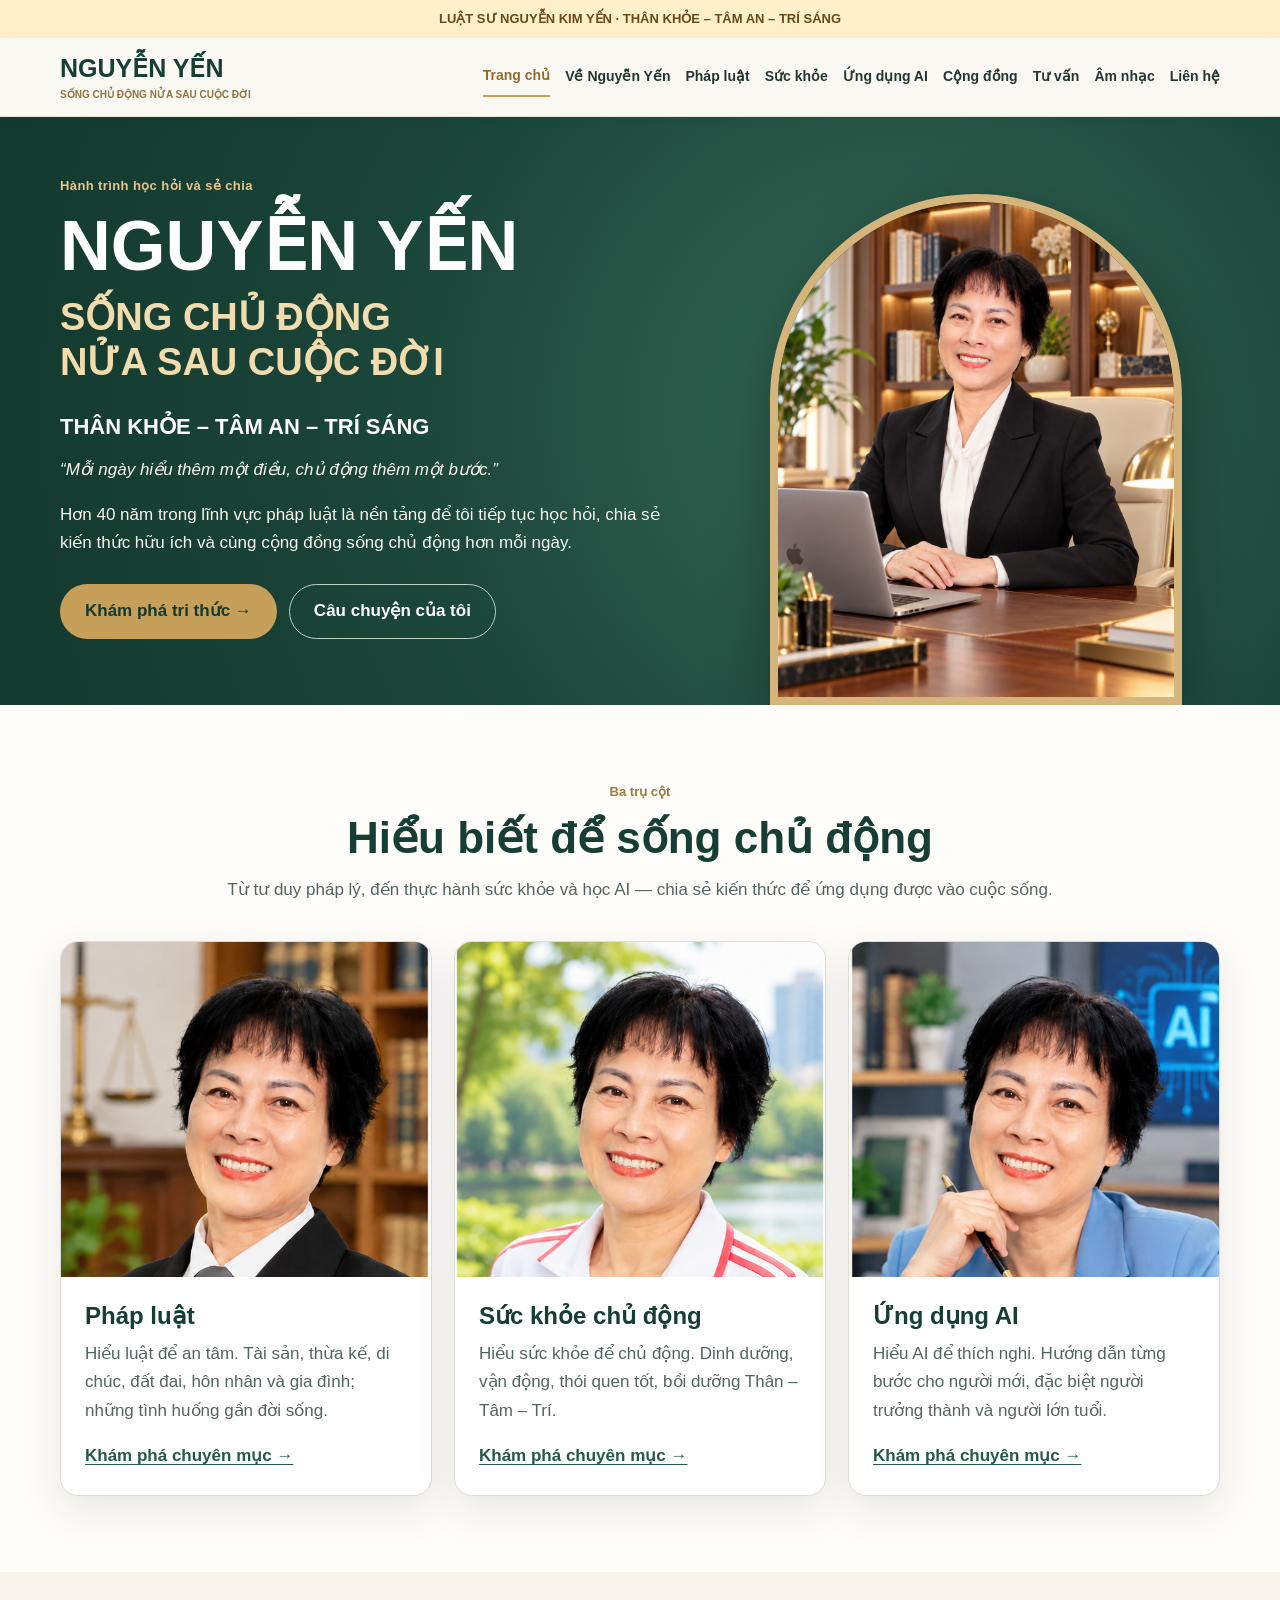
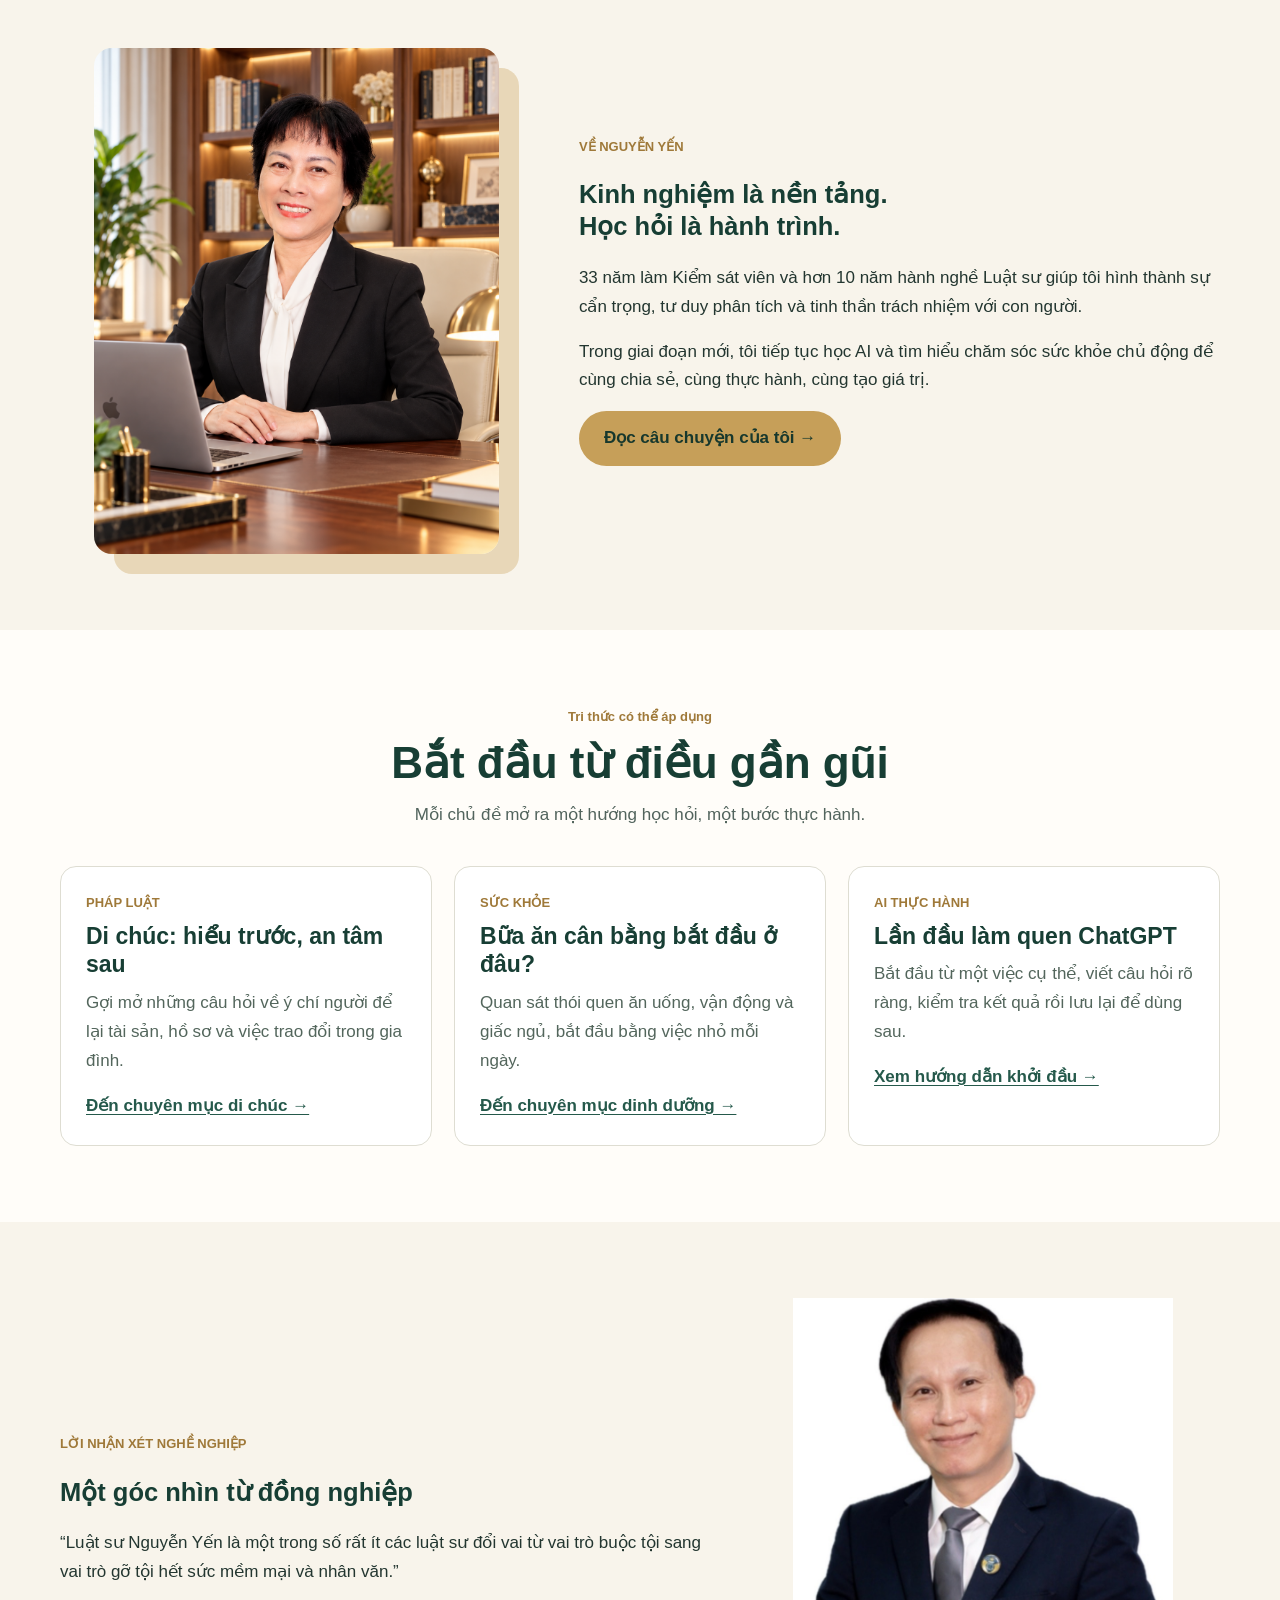
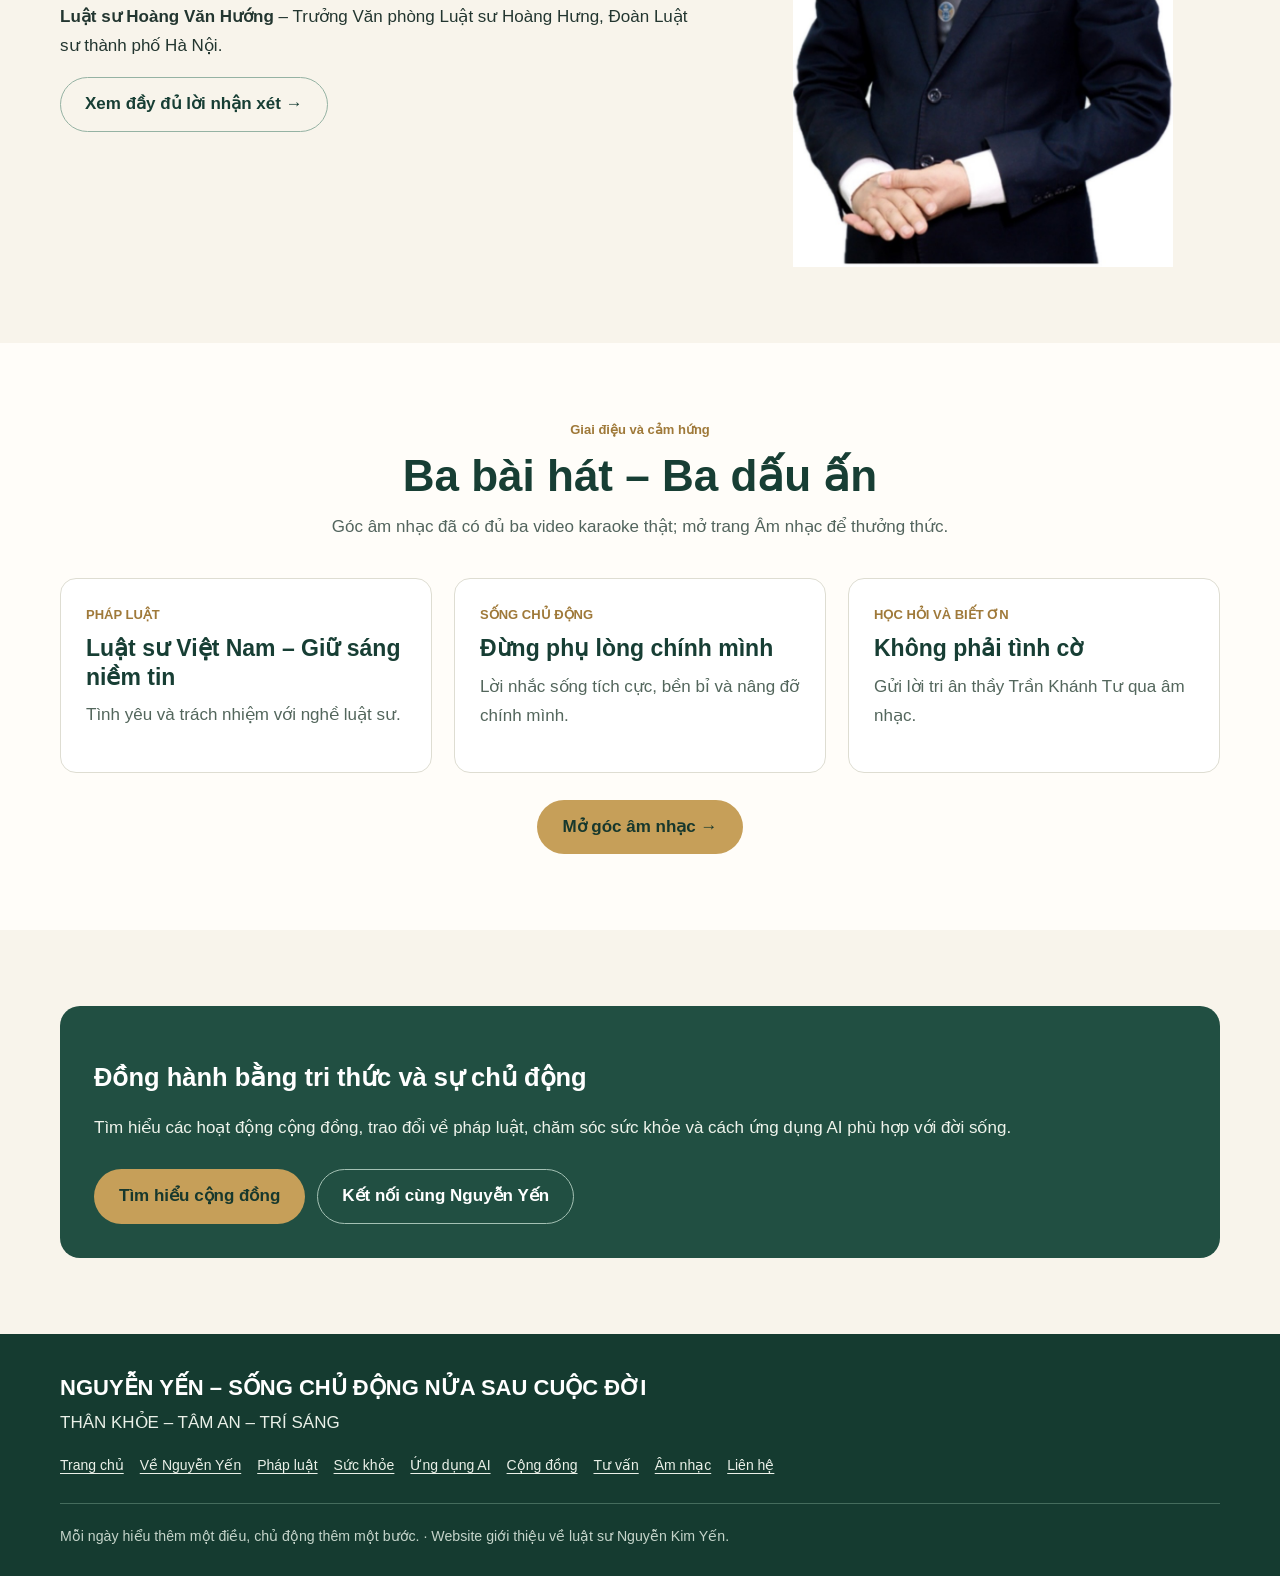
<file: index.html>
<!DOCTYPE html><html lang="vi"><head><meta charset="UTF-8"><link rel="canonical" href="https://info.nguyenkimyen.com/"><link rel="icon" href="favicon.ico" sizes="any"><link rel="icon" type="image/png" sizes="32x32" href="assets/favicon-32.png"><link rel="apple-touch-icon" href="assets/apple-touch-icon.png"><meta property="og:title" content="Luật sư Nguyễn Yến | Hiểu luật – Sống khỏe – Trí sáng"><meta property="og:description" content="Luật sư Nguyễn Yến, hơn 40 năm trong pháp luật, chia sẻ cách sống chủ động: hiểu luật để an tâm, chăm sóc sức khỏe từ sớm và học AI để thích nghi."><meta property="og:image" content="https://info.nguyenkimyen.com/assets/thumbnail-chatgpt-v7.jpg?v=7"><meta property="og:image:alt" content="Luật sư Nguyễn Yến và thông điệp Hiểu luật – Sống khỏe – Trí sáng"><meta property="og:image:width" content="1200"><meta property="og:image:height" content="630"><meta property="og:url" content="https://info.nguyenkimyen.com/"><meta property="og:type" content="website"><meta name="twitter:card" content="summary_large_image"><meta name="viewport" content="width=device-width,initial-scale=1"><meta name="theme-color" content="#173e34"><meta name="description" content="Luật sư Nguyễn Yến, hơn 40 năm trong pháp luật, chia sẻ cách sống chủ động: hiểu luật để an tâm, chăm sóc sức khỏe từ sớm và học AI để thích nghi."><title>Luật sư Nguyễn Yến | Hiểu luật – Sống khỏe – Trí sáng</title><link rel="stylesheet" href="style.css"><script defer src="script.js"></script></head><body><div class="notice-top">LUẬT SƯ NGUYỄN KIM YẾN · THÂN KHỎE – TÂM AN – TRÍ SÁNG</div><header class="site-header"><div class="container navinner"><a class="logo" href="index.html" aria-label="Trang chủ Nguyễn Yến"><strong>NGUYỄN YẾN</strong><small>SỐNG CHỦ ĐỘNG NỬA SAU CUỘC ĐỜI</small></a><button type="button" id="menu-toggle" class="menu-toggle" aria-controls="navlinks" aria-expanded="false">☰ Danh mục</button><nav id="navlinks" class="navlinks" aria-label="Danh mục website"><a href="index.html" aria-current="page">Trang chủ</a><a href="ve-nguyen-yen.html">Về Nguyễn Yến</a><a href="phap-luat.html">Pháp luật</a><a href="suc-khoe.html">Sức khỏe</a><a href="ung-dung-ai.html">Ứng dụng AI</a><a href="cong-dong.html">Cộng đồng</a><a href="tu-van-phap-luat.html">Tư vấn</a><a href="am-nhac.html">Âm nhạc</a><a href="lien-he.html">Liên hệ</a></nav></div></header><main id="main"><section class="hero"><div class="container"><div class="hero-content"><div class="eyebrow">Hành trình học hỏi và sẻ chia</div><h1>NGUYỄN YẾN</h1><h2>SỐNG CHỦ ĐỘNG<br>NỬA SAU CUỘC ĐỜI</h2><div class="philosophy">THÂN KHỎE – TÂM AN – TRÍ SÁNG</div><p><em>“Mỗi ngày hiểu thêm một điều, chủ động thêm một bước.”</em></p><p>Hơn 40 năm trong lĩnh vực pháp luật là nền tảng để tôi tiếp tục học hỏi, chia sẻ kiến thức hữu ích và cùng cộng đồng sống chủ động hơn mỗi ngày.</p><div class="actions"><a class="btn" href="phap-luat.html">Khám phá tri thức →</a><a class="btn btn-outline" href="ve-nguyen-yen.html">Câu chuyện của tôi</a></div></div><img class="portrait" src="assets/nguyen-yen-doanh-nhan.png" alt="Ảnh chân dung thật của luật sư Nguyễn Yến mặc vest đen"></div></section><section class="section" id="ba-tru-cot"><div class="container"><div class="section-title"><small>Ba trụ cột</small><h2>Hiểu biết để sống chủ động</h2><p>Từ tư duy pháp lý, đến thực hành sức khỏe và học AI — chia sẻ kiến thức để ứng dụng được vào cuộc sống.</p></div><div class="grid3"><article class="card"><img src="assets/phap-luat.png" alt="Pháp luật" loading="lazy"><div class="card-body"><h3>Pháp luật</h3><p>Hiểu luật để an tâm. Tài sản, thừa kế, di chúc, đất đai, hôn nhân và gia đình; những tình huống gần đời sống.</p><a class="text-link" href="phap-luat.html">Khám phá chuyên mục →</a></div></article><article class="card"><img src="assets/suc-khoe.png" alt="Sức khỏe chủ động" loading="lazy"><div class="card-body"><h3>Sức khỏe chủ động</h3><p>Hiểu sức khỏe để chủ động. Dinh dưỡng, vận động, thói quen tốt, bồi dưỡng Thân – Tâm – Trí.</p><a class="text-link" href="suc-khoe.html">Khám phá chuyên mục →</a></div></article><article class="card"><img src="assets/ai.png" alt="Ứng dụng AI" loading="lazy"><div class="card-body"><h3>Ứng dụng AI</h3><p>Hiểu AI để thích nghi. Hướng dẫn từng bước cho người mới, đặc biệt người trưởng thành và người lớn tuổi.</p><a class="text-link" href="ung-dung-ai.html">Khám phá chuyên mục →</a></div></article></div></div></section><section class="section soft"><div class="container split"><img class="round-photo" src="assets/nguyen-yen-doanh-nhan.png" alt="Luật sư Nguyễn Yến" loading="lazy"><div><span class="mini-label">VỀ NGUYỄN YẾN</span><h2>Kinh nghiệm là nền tảng.<br>Học hỏi là hành trình.</h2><p>33 năm làm Kiểm sát viên và hơn 10 năm hành nghề Luật sư giúp tôi hình thành sự cẩn trọng, tư duy phân tích và tinh thần trách nhiệm với con người.</p><p>Trong giai đoạn mới, tôi tiếp tục học AI và tìm hiểu chăm sóc sức khỏe chủ động để cùng chia sẻ, cùng thực hành, cùng tạo giá trị.</p><a class="btn" href="ve-nguyen-yen.html">Đọc câu chuyện của tôi →</a></div></div></section><section class="section"><div class="container"><div class="section-title"><small>Tri thức có thể áp dụng</small><h2>Bắt đầu từ điều gần gũi</h2><p>Mỗi chủ đề mở ra một hướng học hỏi, một bước thực hành.</p></div><div class="grid3"><article class="tile"><div class="mini-label">PHÁP LUẬT</div><h3>Di chúc: hiểu trước, an tâm sau</h3><p>Gợi mở những câu hỏi về ý chí người để lại tài sản, hồ sơ và việc trao đổi trong gia đình.</p><a class="text-link" href="phap-luat.html#di-chuc">Đến chuyên mục di chúc →</a></article><article class="tile"><div class="mini-label">SỨC KHỎE</div><h3>Bữa ăn cân bằng bắt đầu ở đâu?</h3><p>Quan sát thói quen ăn uống, vận động và giấc ngủ, bắt đầu bằng việc nhỏ mỗi ngày.</p><a class="text-link" href="suc-khoe.html#dinh-duong">Đến chuyên mục dinh dưỡng →</a></article><article class="tile"><div class="mini-label">AI THỰC HÀNH</div><h3>Lần đầu làm quen ChatGPT</h3><p>Bắt đầu từ một việc cụ thể, viết câu hỏi rõ ràng, kiểm tra kết quả rồi lưu lại để dùng sau.</p><a class="text-link" href="ung-dung-ai.html#chatgpt">Xem hướng dẫn khởi đầu →</a></article></div></div></section><section class="section soft"><div class="container"><div class="split split-reverse"><div><span class="mini-label">LỜI NHẬN XÉT NGHỀ NGHIỆP</span><h2>Một góc nhìn từ đồng nghiệp</h2><p>“Luật sư Nguyễn Yến là một trong số rất ít các luật sư đổi vai từ vai trò buộc tội sang vai trò gỡ tội hết sức mềm mại và nhân văn.”</p><p><strong>Luật sư Hoàng Văn Hướng</strong> – Trưởng Văn phòng Luật sư Hoàng Hưng, Đoàn Luật sư thành phố Hà Nội.</p><a class="btn btn-outline" href="ve-nguyen-yen.html#loi-nhan-xet">Xem đầy đủ lời nhận xét →</a></div><img class="image-right" src="assets/hoang-van-huong.jpg" alt="Ảnh luật sư Hoàng Văn Hướng do Nguyễn Yến cung cấp" loading="lazy"></div></div></section><section class="section"><div class="container"><div class="section-title"><small>Giai điệu và cảm hứng</small><h2>Ba bài hát – Ba dấu ấn</h2><p>Góc âm nhạc đã có đủ ba video karaoke thật; mở trang Âm nhạc để thưởng thức.</p></div><div class="grid3"><article class="tile"><span class="mini-label">PHÁP LUẬT</span><h3>Luật sư Việt Nam – Giữ sáng niềm tin</h3><p>Tình yêu và trách nhiệm với nghề luật sư.</p></article><article class="tile"><span class="mini-label">SỐNG CHỦ ĐỘNG</span><h3>Đừng phụ lòng chính mình</h3><p>Lời nhắc sống tích cực, bền bỉ và nâng đỡ chính mình.</p></article><article class="tile"><span class="mini-label">HỌC HỎI VÀ BIẾT ƠN</span><h3>Không phải tình cờ</h3><p>Gửi lời tri ân thầy Trần Khánh Tư qua âm nhạc.</p></article></div><div style="text-align:center;margin-top:27px"><a class="btn" href="am-nhac.html">Mở góc âm nhạc →</a></div></div></section><section class="section soft"><div class="container band"><h2>Đồng hành bằng tri thức và sự chủ động</h2><p>Tìm hiểu các hoạt động cộng đồng, trao đổi về pháp luật, chăm sóc sức khỏe và cách ứng dụng AI phù hợp với đời sống.</p><div class="actions"><a class="btn" href="cong-dong.html">Tìm hiểu cộng đồng</a><a class="btn btn-outline" href="lien-he.html" style="color:#fff!important;border-color:#a4c1b4">Kết nối cùng Nguyễn Yến</a></div></div></section></main><footer class="footer"><div class="container"><h3>NGUYỄN YẾN – SỐNG CHỦ ĐỘNG NỬA SAU CUỘC ĐỜI</h3><p>THÂN KHỎE – TÂM AN – TRÍ SÁNG</p><nav class="footer-nav" aria-label="Liên kết chân trang"><a href="index.html">Trang chủ</a><a href="ve-nguyen-yen.html">Về Nguyễn Yến</a><a href="phap-luat.html">Pháp luật</a><a href="suc-khoe.html">Sức khỏe</a><a href="ung-dung-ai.html">Ứng dụng AI</a><a href="cong-dong.html">Cộng đồng</a><a href="tu-van-phap-luat.html">Tư vấn</a><a href="am-nhac.html">Âm nhạc</a><a href="lien-he.html">Liên hệ</a></nav><div class="line"></div><small>Mỗi ngày hiểu thêm một điều, chủ động thêm một bước. · Website giới thiệu về luật sư Nguyễn Kim Yến.</small></div></footer></body></html>
</file>
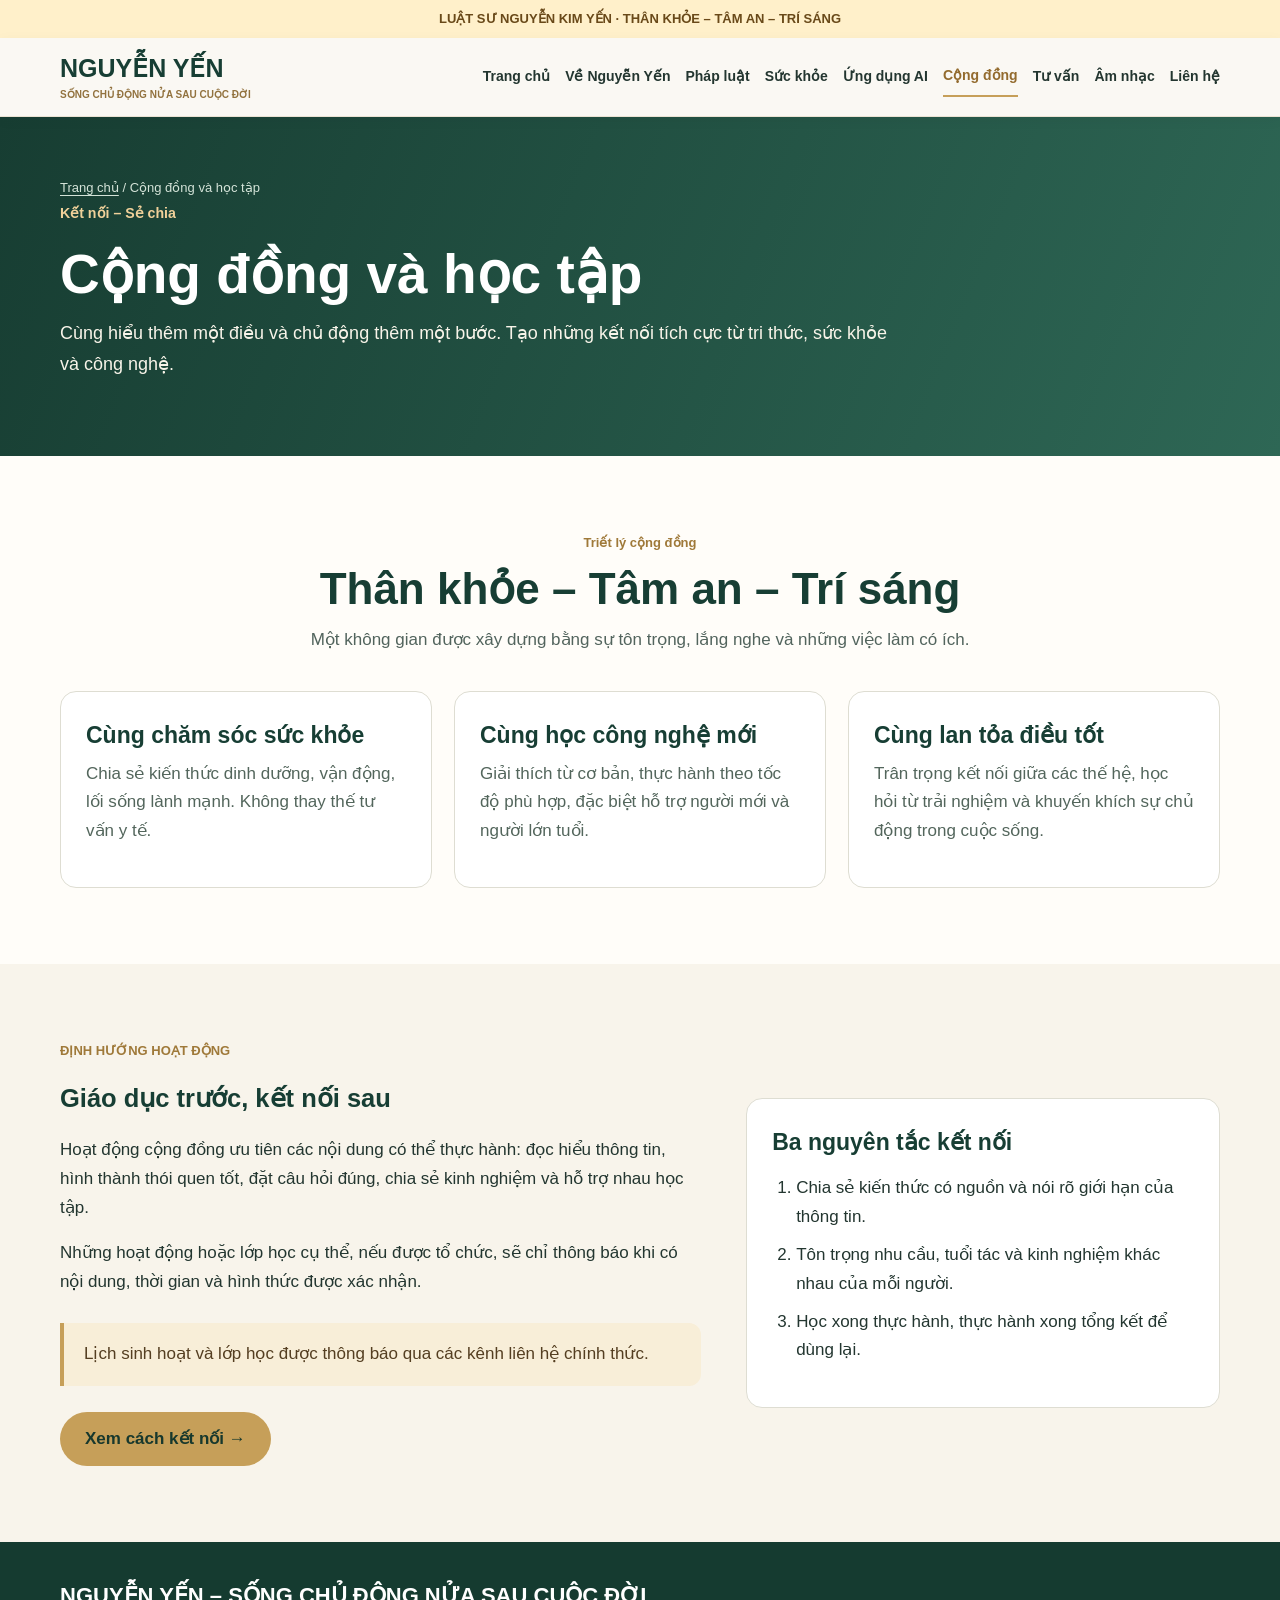
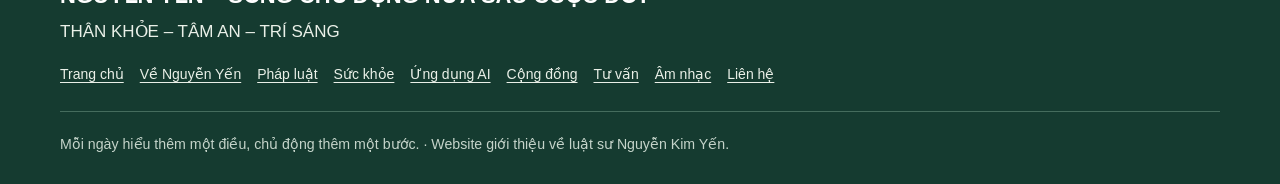
<file: cong-dong.html>
<!DOCTYPE html><html lang="vi"><head><meta charset="UTF-8"><link rel="canonical" href="https://info.nguyenkimyen.com/cong-dong.html"><link rel="icon" href="favicon.ico" sizes="any"><link rel="icon" type="image/png" sizes="32x32" href="assets/favicon-32.png"><link rel="apple-touch-icon" href="assets/apple-touch-icon.png"><meta property="og:title" content="Cộng đồng sống chủ động | Nguyễn Yến"><meta property="og:description" content="Cùng luật sư Nguyễn Yến học pháp luật, chăm sóc sức khỏe chủ động và ứng dụng AI vào đời sống hằng ngày."><meta property="og:image" content="https://info.nguyenkimyen.com/assets/thumbnail-chatgpt-v7.jpg?v=7"><meta property="og:image:alt" content="Luật sư Nguyễn Yến và thông điệp Hiểu luật – Sống khỏe – Trí sáng"><meta property="og:image:width" content="1200"><meta property="og:image:height" content="630"><meta property="og:url" content="https://info.nguyenkimyen.com/cong-dong.html"><meta property="og:type" content="website"><meta name="twitter:card" content="summary_large_image"><meta name="viewport" content="width=device-width,initial-scale=1"><meta name="theme-color" content="#173e34"><meta name="description" content="Cùng luật sư Nguyễn Yến học pháp luật, chăm sóc sức khỏe chủ động và ứng dụng AI vào đời sống hằng ngày."><title>Cộng đồng sống chủ động | Nguyễn Yến</title><link rel="stylesheet" href="style.css"><script defer src="script.js"></script></head><body><div class="notice-top">LUẬT SƯ NGUYỄN KIM YẾN · THÂN KHỎE – TÂM AN – TRÍ SÁNG</div><header class="site-header"><div class="container navinner"><a class="logo" href="index.html" aria-label="Trang chủ Nguyễn Yến"><strong>NGUYỄN YẾN</strong><small>SỐNG CHỦ ĐỘNG NỬA SAU CUỘC ĐỜI</small></a><button type="button" id="menu-toggle" class="menu-toggle" aria-controls="navlinks" aria-expanded="false">☰ Danh mục</button><nav id="navlinks" class="navlinks" aria-label="Danh mục website"><a href="index.html">Trang chủ</a><a href="ve-nguyen-yen.html">Về Nguyễn Yến</a><a href="phap-luat.html">Pháp luật</a><a href="suc-khoe.html">Sức khỏe</a><a href="ung-dung-ai.html">Ứng dụng AI</a><a href="cong-dong.html" aria-current="page">Cộng đồng</a><a href="tu-van-phap-luat.html">Tư vấn</a><a href="am-nhac.html">Âm nhạc</a><a href="lien-he.html">Liên hệ</a></nav></div></header><main id="main"><section class="pagehead"><div class="container"><div class="breadcrumb"><a href="index.html">Trang chủ</a> / Cộng đồng và học tập</div><small>Kết nối – Sẻ chia</small><h1>Cộng đồng và học tập</h1><p>Cùng hiểu thêm một điều và chủ động thêm một bước. Tạo những kết nối tích cực từ tri thức, sức khỏe và công nghệ.</p></div></section><section class="section"><div class="container"><div class="section-title"><small>Triết lý cộng đồng</small><h2>Thân khỏe – Tâm an – Trí sáng</h2><p>Một không gian được xây dựng bằng sự tôn trọng, lắng nghe và những việc làm có ích.</p></div><div class="grid3"><div class="tile"><h3>Cùng chăm sóc sức khỏe</h3><p>Chia sẻ kiến thức dinh dưỡng, vận động, lối sống lành mạnh. Không thay thế tư vấn y tế.</p></div><div class="tile"><h3>Cùng học công nghệ mới</h3><p>Giải thích từ cơ bản, thực hành theo tốc độ phù hợp, đặc biệt hỗ trợ người mới và người lớn tuổi.</p></div><div class="tile"><h3>Cùng lan tỏa điều tốt</h3><p>Trân trọng kết nối giữa các thế hệ, học hỏi từ trải nghiệm và khuyến khích sự chủ động trong cuộc sống.</p></div></div></div></section><section class="section soft"><div class="container split split-reverse"><div><span class="mini-label">ĐỊNH HƯỚNG HOẠT ĐỘNG</span><h2>Giáo dục trước, kết nối sau</h2><p>Hoạt động cộng đồng ưu tiên các nội dung có thể thực hành: đọc hiểu thông tin, hình thành thói quen tốt, đặt câu hỏi đúng, chia sẻ kinh nghiệm và hỗ trợ nhau học tập.</p><p>Những hoạt động hoặc lớp học cụ thể, nếu được tổ chức, sẽ chỉ thông báo khi có nội dung, thời gian và hình thức được xác nhận.</p><div class="callout">Lịch sinh hoạt và lớp học được thông báo qua các kênh liên hệ chính thức.</div><a class="btn" href="lien-he.html">Xem cách kết nối →</a></div><div class="tile"><h3>Ba nguyên tắc kết nối</h3><ol><li>Chia sẻ kiến thức có nguồn và nói rõ giới hạn của thông tin.</li><li>Tôn trọng nhu cầu, tuổi tác và kinh nghiệm khác nhau của mỗi người.</li><li>Học xong thực hành, thực hành xong tổng kết để dùng lại.</li></ol></div></div></section></main><footer class="footer"><div class="container"><h3>NGUYỄN YẾN – SỐNG CHỦ ĐỘNG NỬA SAU CUỘC ĐỜI</h3><p>THÂN KHỎE – TÂM AN – TRÍ SÁNG</p><nav class="footer-nav" aria-label="Liên kết chân trang"><a href="index.html">Trang chủ</a><a href="ve-nguyen-yen.html">Về Nguyễn Yến</a><a href="phap-luat.html">Pháp luật</a><a href="suc-khoe.html">Sức khỏe</a><a href="ung-dung-ai.html">Ứng dụng AI</a><a href="cong-dong.html">Cộng đồng</a><a href="tu-van-phap-luat.html">Tư vấn</a><a href="am-nhac.html">Âm nhạc</a><a href="lien-he.html">Liên hệ</a></nav><div class="line"></div><small>Mỗi ngày hiểu thêm một điều, chủ động thêm một bước. · Website giới thiệu về luật sư Nguyễn Kim Yến.</small></div></footer></body></html>
</file>
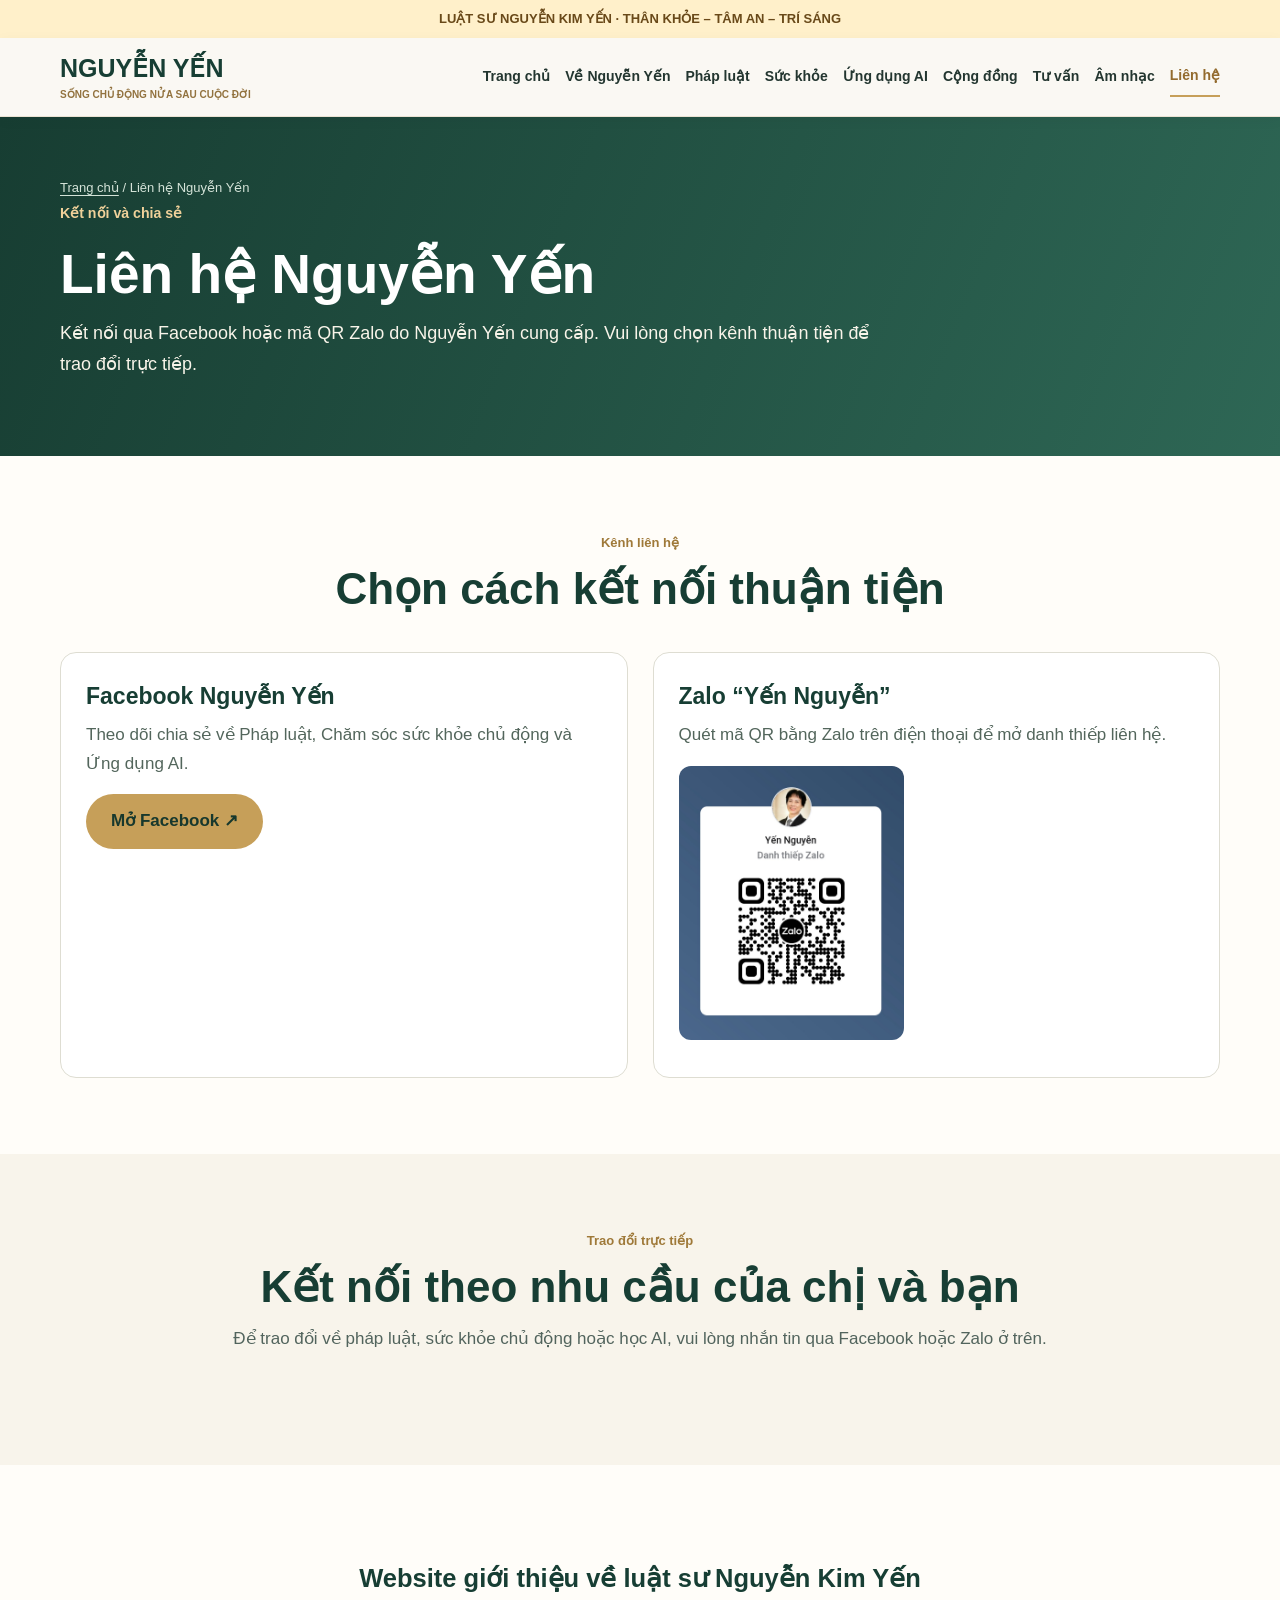
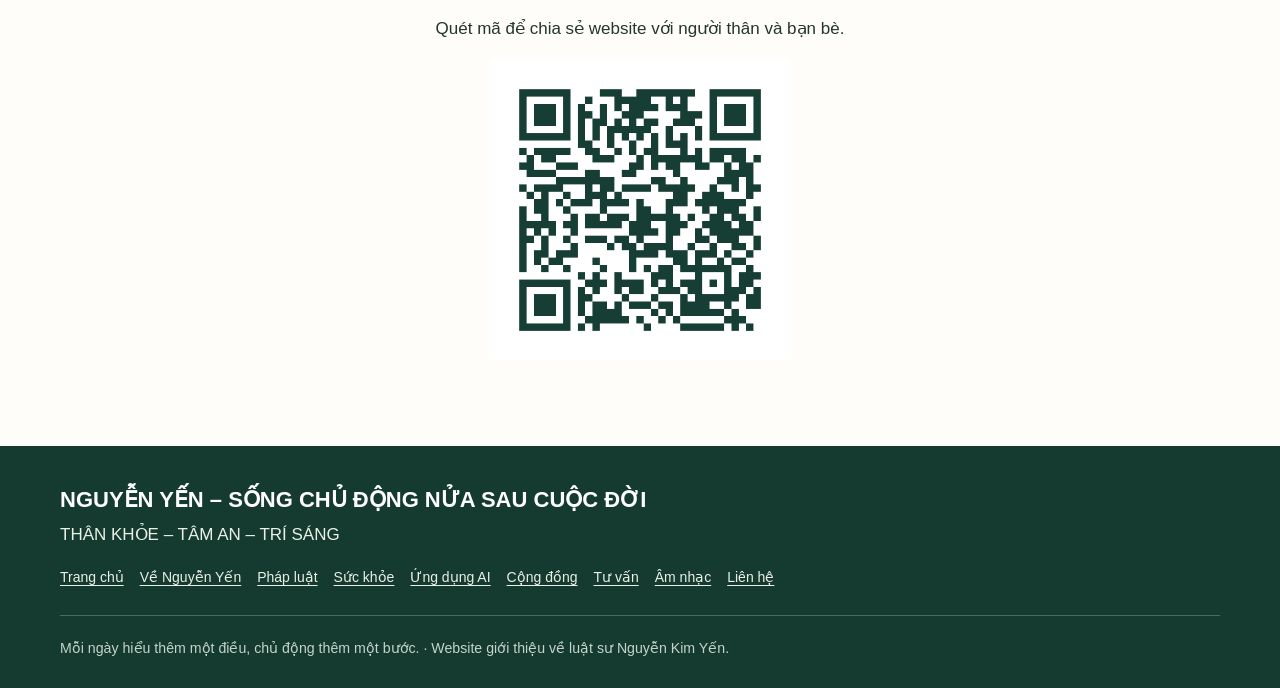
<file: lien-he.html>
<!DOCTYPE html><html lang="vi"><head><meta charset="UTF-8"><link rel="canonical" href="https://info.nguyenkimyen.com/lien-he.html"><link rel="icon" href="favicon.ico" sizes="any"><link rel="icon" type="image/png" sizes="32x32" href="assets/favicon-32.png"><link rel="apple-touch-icon" href="assets/apple-touch-icon.png"><meta property="og:title" content="Liên hệ luật sư Nguyễn Yến | Facebook và Zalo"><meta property="og:description" content="Kết nối với luật sư Nguyễn Yến qua Facebook hoặc mã Zalo. Trao đổi về pháp luật, sức khỏe chủ động và học AI."><meta property="og:image" content="https://info.nguyenkimyen.com/assets/thumbnail-chatgpt-v7.jpg?v=7"><meta property="og:image:alt" content="Luật sư Nguyễn Yến và thông điệp Hiểu luật – Sống khỏe – Trí sáng"><meta property="og:image:width" content="1200"><meta property="og:image:height" content="630"><meta property="og:url" content="https://info.nguyenkimyen.com/lien-he.html"><meta property="og:type" content="website"><meta name="twitter:card" content="summary_large_image"><meta name="viewport" content="width=device-width,initial-scale=1"><meta name="theme-color" content="#173e34"><meta name="description" content="Kết nối với luật sư Nguyễn Yến qua Facebook hoặc mã Zalo. Trao đổi về pháp luật, sức khỏe chủ động và học AI."><title>Liên hệ luật sư Nguyễn Yến | Facebook và Zalo</title><link rel="stylesheet" href="style.css"><script defer src="script.js"></script></head><body><div class="notice-top">LUẬT SƯ NGUYỄN KIM YẾN · THÂN KHỎE – TÂM AN – TRÍ SÁNG</div><header class="site-header"><div class="container navinner"><a class="logo" href="index.html" aria-label="Trang chủ Nguyễn Yến"><strong>NGUYỄN YẾN</strong><small>SỐNG CHỦ ĐỘNG NỬA SAU CUỘC ĐỜI</small></a><button type="button" id="menu-toggle" class="menu-toggle" aria-controls="navlinks" aria-expanded="false">☰ Danh mục</button><nav id="navlinks" class="navlinks" aria-label="Danh mục website"><a href="index.html">Trang chủ</a><a href="ve-nguyen-yen.html">Về Nguyễn Yến</a><a href="phap-luat.html">Pháp luật</a><a href="suc-khoe.html">Sức khỏe</a><a href="ung-dung-ai.html">Ứng dụng AI</a><a href="cong-dong.html">Cộng đồng</a><a href="tu-van-phap-luat.html">Tư vấn</a><a href="am-nhac.html">Âm nhạc</a><a href="lien-he.html" aria-current="page">Liên hệ</a></nav></div></header><main id="main"><section class="pagehead"><div class="container"><div class="breadcrumb"><a href="index.html">Trang chủ</a> / Liên hệ Nguyễn Yến</div><small>Kết nối và chia sẻ</small><h1>Liên hệ Nguyễn Yến</h1><p>Kết nối qua Facebook hoặc mã QR Zalo do Nguyễn Yến cung cấp. Vui lòng chọn kênh thuận tiện để trao đổi trực tiếp.</p></div></section><section class="section"><div class="container"><div class="section-title"><small>Kênh liên hệ</small><h2>Chọn cách kết nối thuận tiện</h2></div><div class="contact-grid"><div class="tile"><h3>Facebook Nguyễn Yến</h3><p>Theo dõi chia sẻ về Pháp luật, Chăm sóc sức khỏe chủ động và Ứng dụng AI.</p><a class="btn" href="https://www.facebook.com/profile.php?id=61590357676875" target="_blank" rel="noopener noreferrer">Mở Facebook ↗</a></div><div class="tile"><h3>Zalo “Yến Nguyễn”</h3><p>Quét mã QR bằng Zalo trên điện thoại để mở danh thiếp liên hệ.</p><img class="qr" src="assets/zalo.jpeg" alt="Mã QR danh thiếp Zalo Yến Nguyễn do người dùng cung cấp" loading="lazy"></div></div></div></section><section class="section soft" id="bieu-mau"><div class="container"><div class="section-title"><small>Trao đổi trực tiếp</small><h2>Kết nối theo nhu cầu của chị và bạn</h2><p>Để trao đổi về pháp luật, sức khỏe chủ động hoặc học AI, vui lòng nhắn tin qua Facebook hoặc Zalo ở trên.</p></div></div></section><section class="section"><div class="container" style="text-align:center"><h2>Website giới thiệu về luật sư Nguyễn Kim Yến</h2><p>Quét mã để chia sẻ website với người thân và bạn bè.</p><img src="assets/qr-website.png" alt="Mã QR website giới thiệu về luật sư Nguyễn Kim Yến" width="300" height="300" style="max-width:100%;height:auto"></div></section></main><footer class="footer"><div class="container"><h3>NGUYỄN YẾN – SỐNG CHỦ ĐỘNG NỬA SAU CUỘC ĐỜI</h3><p>THÂN KHỎE – TÂM AN – TRÍ SÁNG</p><nav class="footer-nav" aria-label="Liên kết chân trang"><a href="index.html">Trang chủ</a><a href="ve-nguyen-yen.html">Về Nguyễn Yến</a><a href="phap-luat.html">Pháp luật</a><a href="suc-khoe.html">Sức khỏe</a><a href="ung-dung-ai.html">Ứng dụng AI</a><a href="cong-dong.html">Cộng đồng</a><a href="tu-van-phap-luat.html">Tư vấn</a><a href="am-nhac.html">Âm nhạc</a><a href="lien-he.html">Liên hệ</a></nav><div class="line"></div><small>Mỗi ngày hiểu thêm một điều, chủ động thêm một bước. · Website giới thiệu về luật sư Nguyễn Kim Yến.</small></div></footer></body></html>
</file>
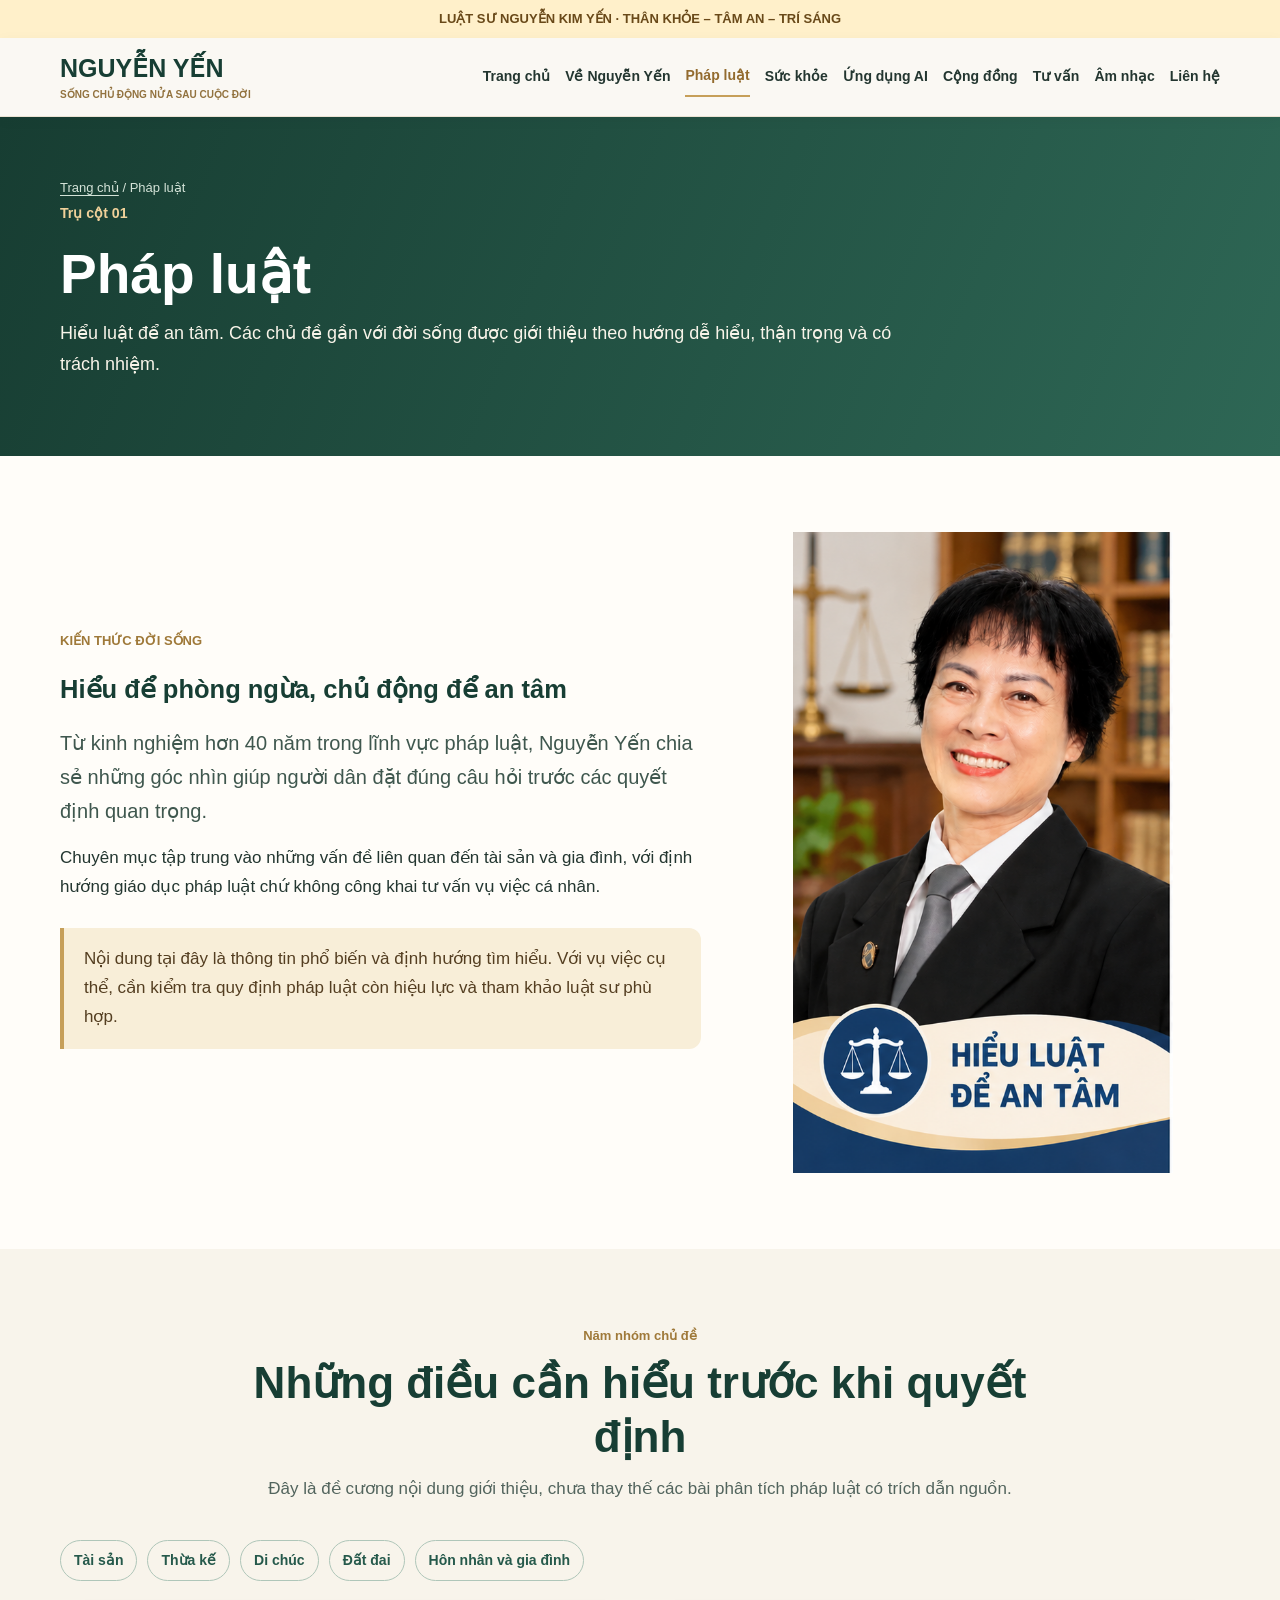
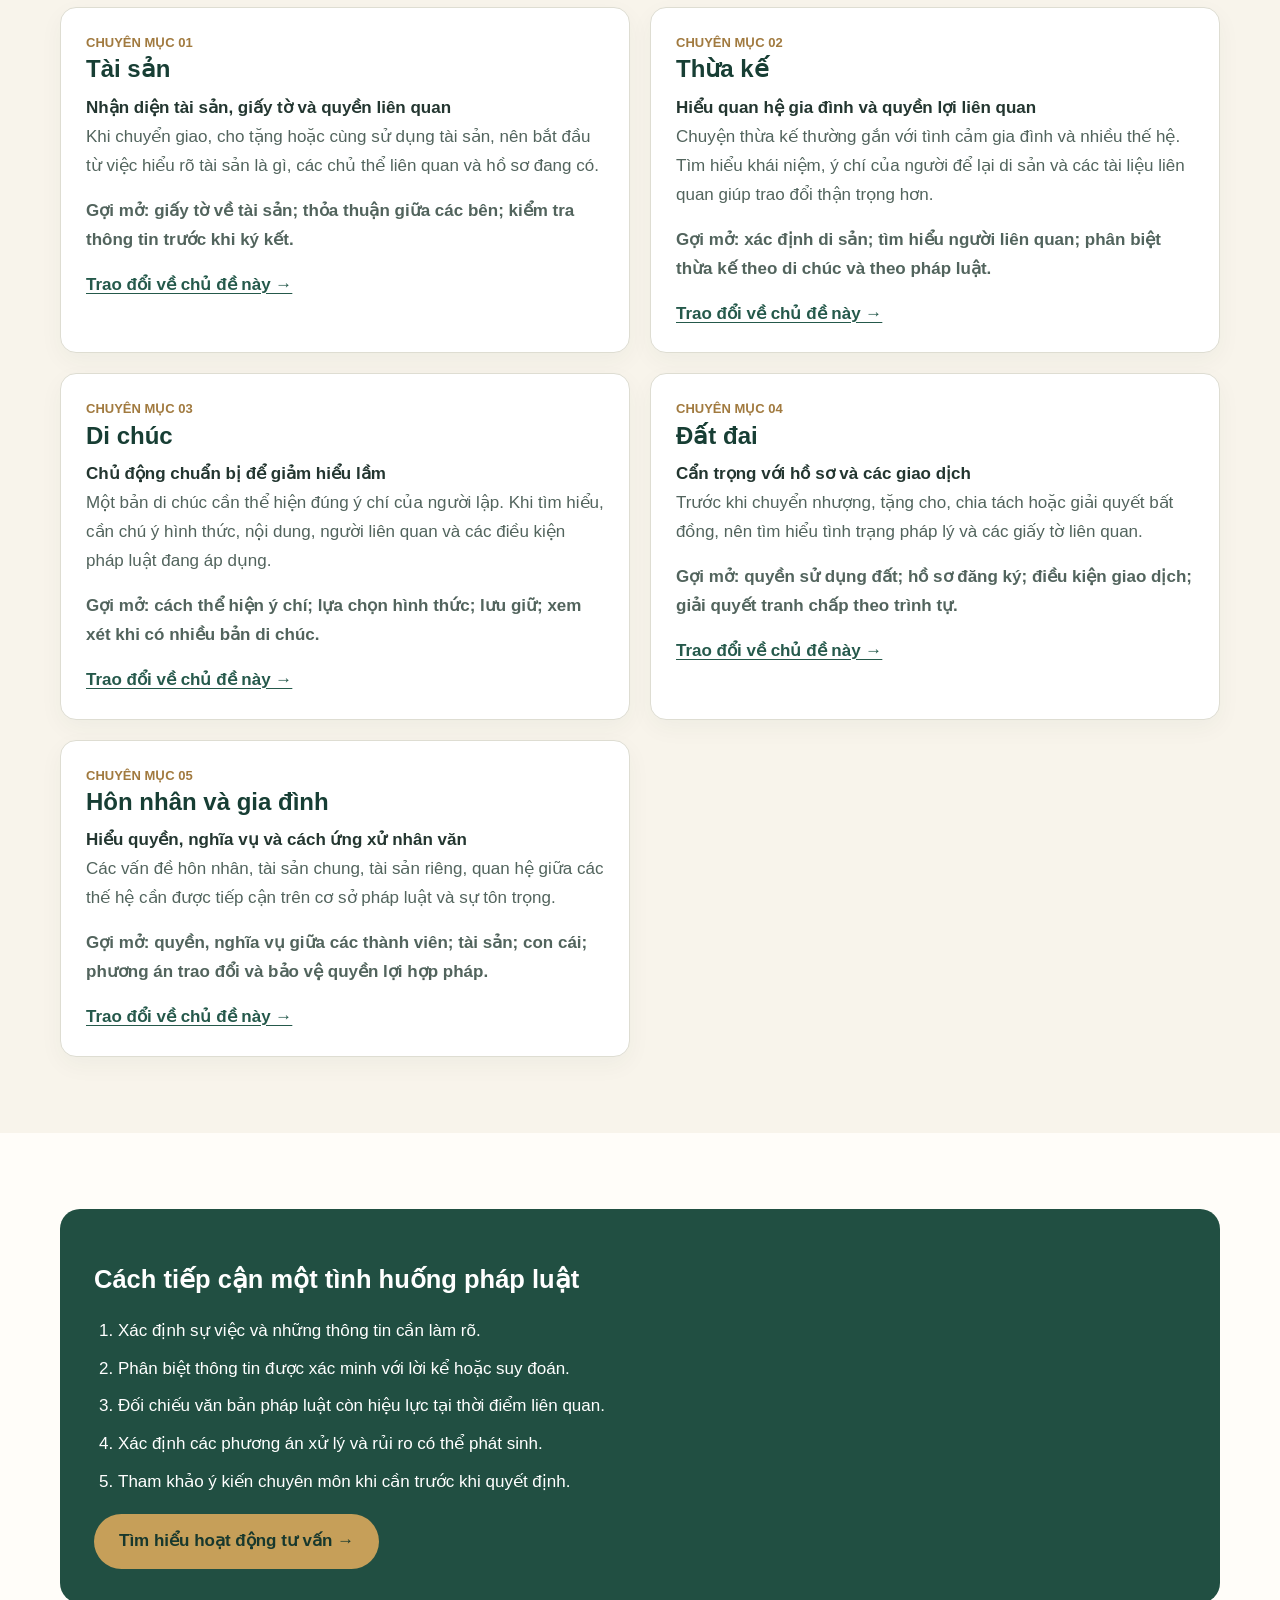
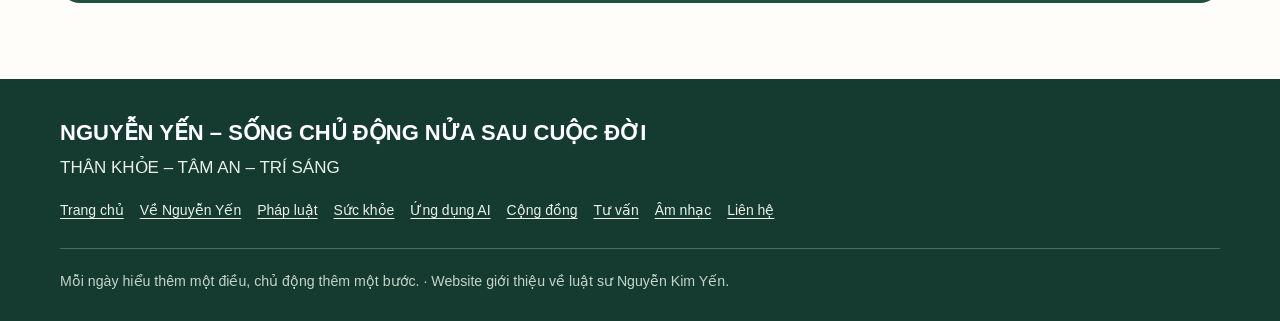
<file: phap-luat.html>
<!DOCTYPE html><html lang="vi"><head><meta charset="UTF-8"><link rel="canonical" href="https://info.nguyenkimyen.com/phap-luat.html"><link rel="icon" href="favicon.ico" sizes="any"><link rel="icon" type="image/png" sizes="32x32" href="assets/favicon-32.png"><link rel="apple-touch-icon" href="assets/apple-touch-icon.png"><meta property="og:title" content="Hiểu luật để an tâm | Luật sư Nguyễn Yến"><meta property="og:description" content="Tài sản, thừa kế, di chúc, đất đai, hôn nhân và gia đình. Luật sư Nguyễn Yến chia sẻ để hiểu luật, an tâm và sống chủ động."><meta property="og:image" content="https://info.nguyenkimyen.com/assets/thumbnail-chatgpt-v7.jpg?v=7"><meta property="og:image:alt" content="Luật sư Nguyễn Yến và thông điệp Hiểu luật – Sống khỏe – Trí sáng"><meta property="og:image:width" content="1200"><meta property="og:image:height" content="630"><meta property="og:url" content="https://info.nguyenkimyen.com/phap-luat.html"><meta property="og:type" content="website"><meta name="twitter:card" content="summary_large_image"><meta name="viewport" content="width=device-width,initial-scale=1"><meta name="theme-color" content="#173e34"><meta name="description" content="Tài sản, thừa kế, di chúc, đất đai, hôn nhân và gia đình. Luật sư Nguyễn Yến chia sẻ để hiểu luật, an tâm và sống chủ động."><title>Hiểu luật để an tâm | Luật sư Nguyễn Yến</title><link rel="stylesheet" href="style.css"><script defer src="script.js"></script></head><body><div class="notice-top">LUẬT SƯ NGUYỄN KIM YẾN · THÂN KHỎE – TÂM AN – TRÍ SÁNG</div><header class="site-header"><div class="container navinner"><a class="logo" href="index.html" aria-label="Trang chủ Nguyễn Yến"><strong>NGUYỄN YẾN</strong><small>SỐNG CHỦ ĐỘNG NỬA SAU CUỘC ĐỜI</small></a><button type="button" id="menu-toggle" class="menu-toggle" aria-controls="navlinks" aria-expanded="false">☰ Danh mục</button><nav id="navlinks" class="navlinks" aria-label="Danh mục website"><a href="index.html">Trang chủ</a><a href="ve-nguyen-yen.html">Về Nguyễn Yến</a><a href="phap-luat.html" aria-current="page">Pháp luật</a><a href="suc-khoe.html">Sức khỏe</a><a href="ung-dung-ai.html">Ứng dụng AI</a><a href="cong-dong.html">Cộng đồng</a><a href="tu-van-phap-luat.html">Tư vấn</a><a href="am-nhac.html">Âm nhạc</a><a href="lien-he.html">Liên hệ</a></nav></div></header><main id="main"><section class="pagehead"><div class="container"><div class="breadcrumb"><a href="index.html">Trang chủ</a> / Pháp luật</div><small>Trụ cột 01</small><h1>Pháp luật</h1><p>Hiểu luật để an tâm. Các chủ đề gần với đời sống được giới thiệu theo hướng dễ hiểu, thận trọng và có trách nhiệm.</p></div></section><section class="section"><div class="container split split-reverse"><div><span class="mini-label">KIẾN THỨC ĐỜI SỐNG</span><h2>Hiểu để phòng ngừa, chủ động để an tâm</h2><p class="lead">Từ kinh nghiệm hơn 40 năm trong lĩnh vực pháp luật, Nguyễn Yến chia sẻ những góc nhìn giúp người dân đặt đúng câu hỏi trước các quyết định quan trọng.</p><p>Chuyên mục tập trung vào những vấn đề liên quan đến tài sản và gia đình, với định hướng giáo dục pháp luật chứ không công khai tư vấn vụ việc cá nhân.</p><div class="callout">Nội dung tại đây là thông tin phổ biến và định hướng tìm hiểu. Với vụ việc cụ thể, cần kiểm tra quy định pháp luật còn hiệu lực và tham khảo luật sư phù hợp.</div></div><img class="image-right" src="assets/phap-luat.png" alt="Nguyễn Yến – Hiểu luật để an tâm"></div></section><section class="section soft"><div class="container"><div class="section-title"><small>Năm nhóm chủ đề</small><h2>Những điều cần hiểu trước khi quyết định</h2><p>Đây là đề cương nội dung giới thiệu, chưa thay thế các bài phân tích pháp luật có trích dẫn nguồn.</p></div><div class="toc-links"><a href="#tai-san">Tài sản</a><a href="#thua-ke">Thừa kế</a><a href="#di-chuc">Di chúc</a><a href="#dat-dai">Đất đai</a><a href="#hon-nhan">Hôn nhân và gia đình</a></div><div class="topic-grid"><article id="tai-san" class="topic"><div class="num">CHUYÊN MỤC 01</div><h3>Tài sản</h3><strong>Nhận diện tài sản, giấy tờ và quyền liên quan</strong><p>Khi chuyển giao, cho tặng hoặc cùng sử dụng tài sản, nên bắt đầu từ việc hiểu rõ tài sản là gì, các chủ thể liên quan và hồ sơ đang có.</p><p><strong>Gợi mở: giấy tờ về tài sản; thỏa thuận giữa các bên; kiểm tra thông tin trước khi ký kết.</strong></p><a class="text-link" href="tu-van-phap-luat.html">Trao đổi về chủ đề này →</a></article><article id="thua-ke" class="topic"><div class="num">CHUYÊN MỤC 02</div><h3>Thừa kế</h3><strong>Hiểu quan hệ gia đình và quyền lợi liên quan</strong><p>Chuyện thừa kế thường gắn với tình cảm gia đình và nhiều thế hệ. Tìm hiểu khái niệm, ý chí của người để lại di sản và các tài liệu liên quan giúp trao đổi thận trọng hơn.</p><p><strong>Gợi mở: xác định di sản; tìm hiểu người liên quan; phân biệt thừa kế theo di chúc và theo pháp luật.</strong></p><a class="text-link" href="tu-van-phap-luat.html">Trao đổi về chủ đề này →</a></article><article id="di-chuc" class="topic"><div class="num">CHUYÊN MỤC 03</div><h3>Di chúc</h3><strong>Chủ động chuẩn bị để giảm hiểu lầm</strong><p>Một bản di chúc cần thể hiện đúng ý chí của người lập. Khi tìm hiểu, cần chú ý hình thức, nội dung, người liên quan và các điều kiện pháp luật đang áp dụng.</p><p><strong>Gợi mở: cách thể hiện ý chí; lựa chọn hình thức; lưu giữ; xem xét khi có nhiều bản di chúc.</strong></p><a class="text-link" href="tu-van-phap-luat.html">Trao đổi về chủ đề này →</a></article><article id="dat-dai" class="topic"><div class="num">CHUYÊN MỤC 04</div><h3>Đất đai</h3><strong>Cẩn trọng với hồ sơ và các giao dịch</strong><p>Trước khi chuyển nhượng, tặng cho, chia tách hoặc giải quyết bất đồng, nên tìm hiểu tình trạng pháp lý và các giấy tờ liên quan.</p><p><strong>Gợi mở: quyền sử dụng đất; hồ sơ đăng ký; điều kiện giao dịch; giải quyết tranh chấp theo trình tự.</strong></p><a class="text-link" href="tu-van-phap-luat.html">Trao đổi về chủ đề này →</a></article><article id="hon-nhan" class="topic"><div class="num">CHUYÊN MỤC 05</div><h3>Hôn nhân và gia đình</h3><strong>Hiểu quyền, nghĩa vụ và cách ứng xử nhân văn</strong><p>Các vấn đề hôn nhân, tài sản chung, tài sản riêng, quan hệ giữa các thế hệ cần được tiếp cận trên cơ sở pháp luật và sự tôn trọng.</p><p><strong>Gợi mở: quyền, nghĩa vụ giữa các thành viên; tài sản; con cái; phương án trao đổi và bảo vệ quyền lợi hợp pháp.</strong></p><a class="text-link" href="tu-van-phap-luat.html">Trao đổi về chủ đề này →</a></article></div></div></section><section class="section"><div class="container"><div class="band"><h2>Cách tiếp cận một tình huống pháp luật</h2><ol><li>Xác định sự việc và những thông tin cần làm rõ.</li><li>Phân biệt thông tin được xác minh với lời kể hoặc suy đoán.</li><li>Đối chiếu văn bản pháp luật còn hiệu lực tại thời điểm liên quan.</li><li>Xác định các phương án xử lý và rủi ro có thể phát sinh.</li><li>Tham khảo ý kiến chuyên môn khi cần trước khi quyết định.</li></ol><a class="btn" href="tu-van-phap-luat.html">Tìm hiểu hoạt động tư vấn →</a></div></div></section></main><footer class="footer"><div class="container"><h3>NGUYỄN YẾN – SỐNG CHỦ ĐỘNG NỬA SAU CUỘC ĐỜI</h3><p>THÂN KHỎE – TÂM AN – TRÍ SÁNG</p><nav class="footer-nav" aria-label="Liên kết chân trang"><a href="index.html">Trang chủ</a><a href="ve-nguyen-yen.html">Về Nguyễn Yến</a><a href="phap-luat.html">Pháp luật</a><a href="suc-khoe.html">Sức khỏe</a><a href="ung-dung-ai.html">Ứng dụng AI</a><a href="cong-dong.html">Cộng đồng</a><a href="tu-van-phap-luat.html">Tư vấn</a><a href="am-nhac.html">Âm nhạc</a><a href="lien-he.html">Liên hệ</a></nav><div class="line"></div><small>Mỗi ngày hiểu thêm một điều, chủ động thêm một bước. · Website giới thiệu về luật sư Nguyễn Kim Yến.</small></div></footer></body></html>
</file>
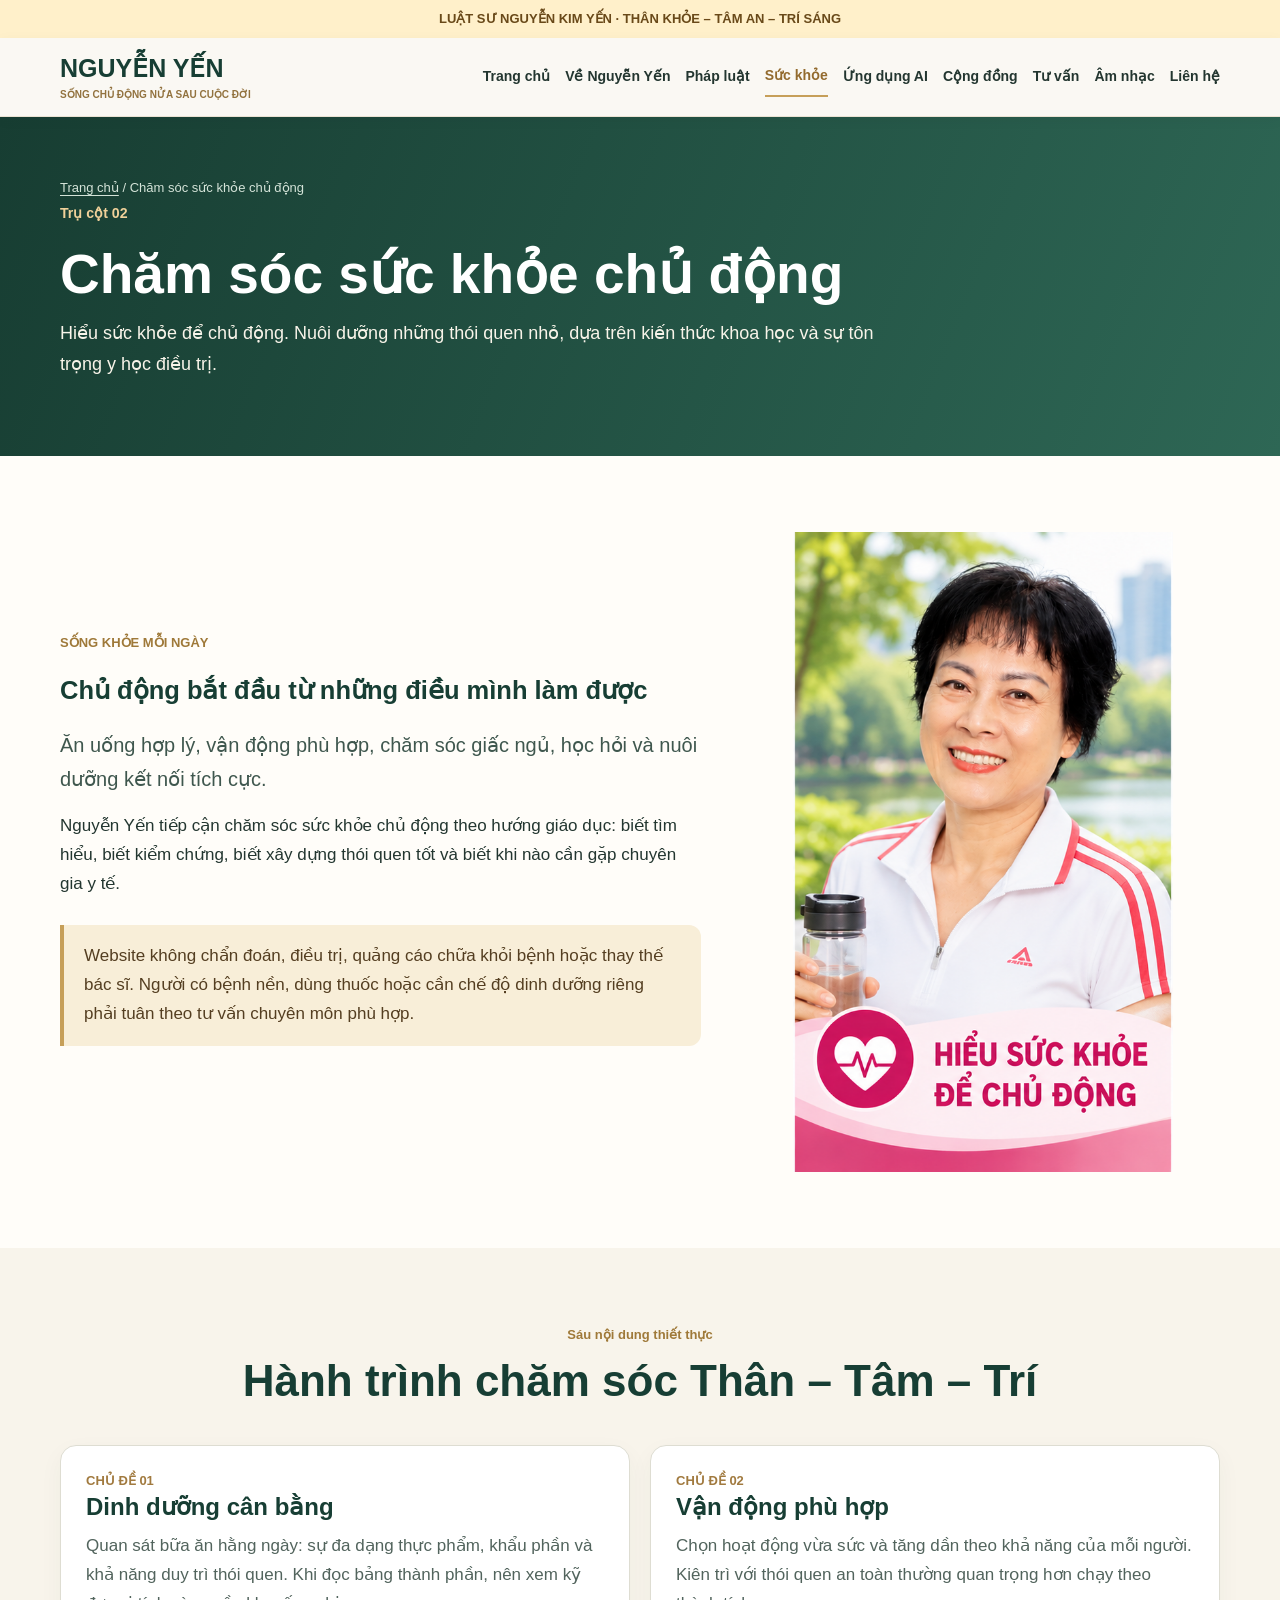
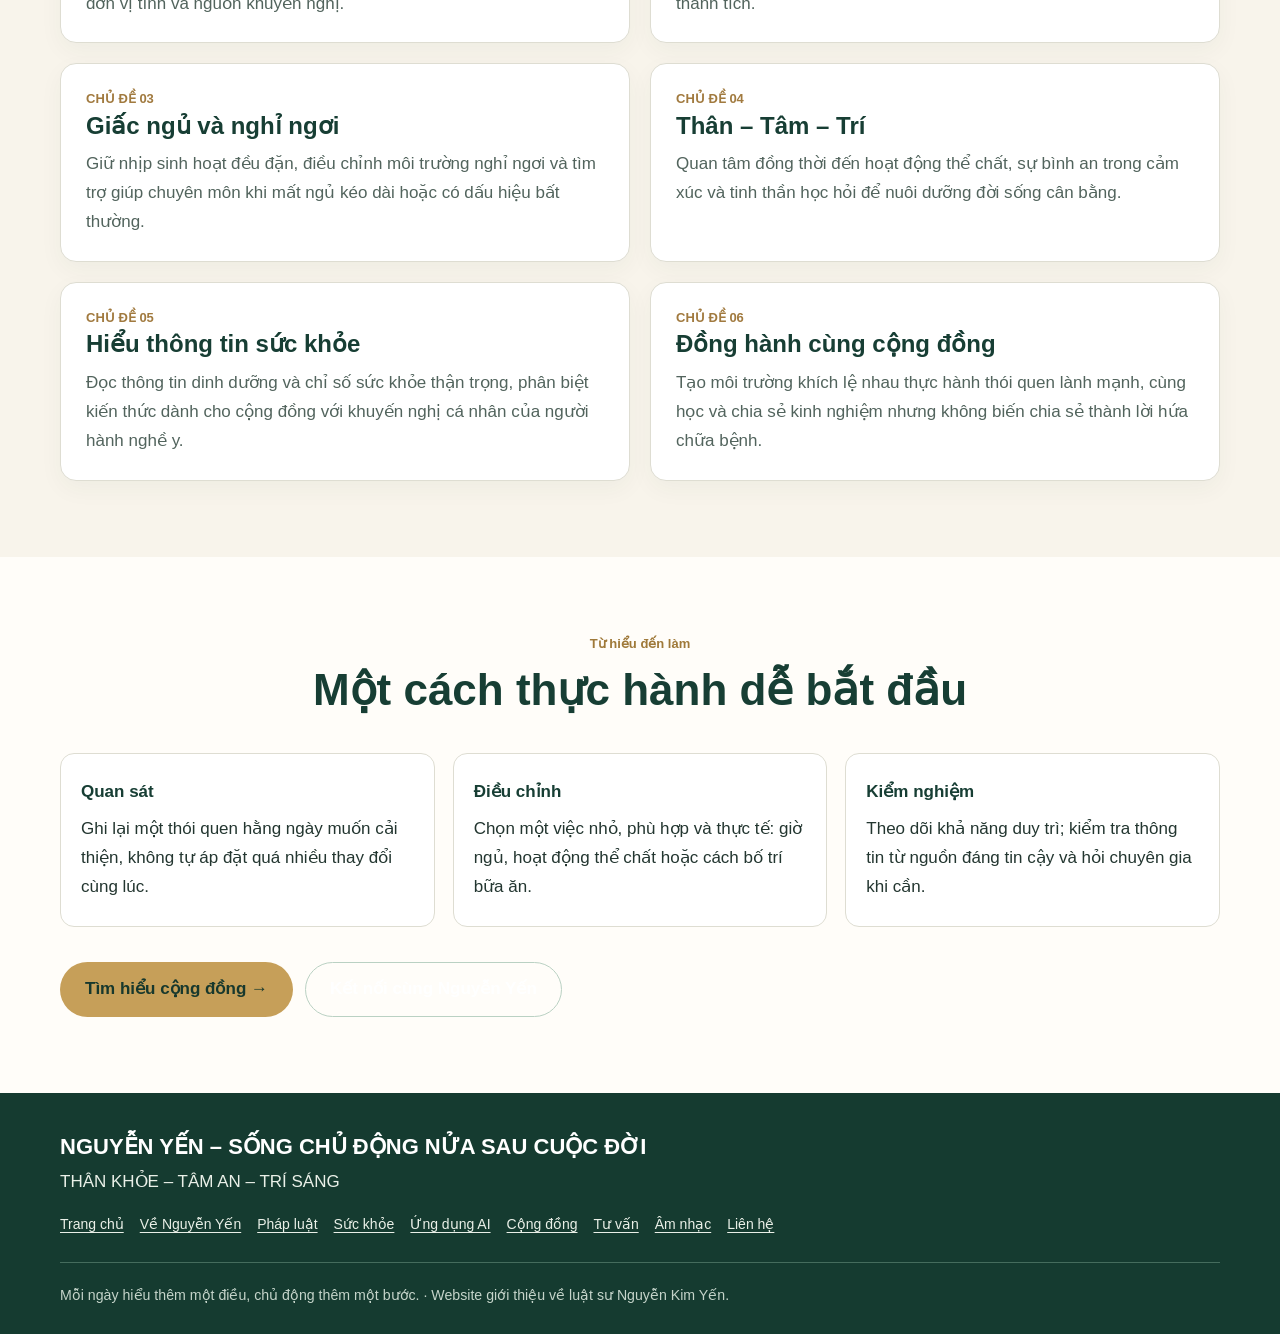
<file: suc-khoe.html>
<!DOCTYPE html><html lang="vi"><head><meta charset="UTF-8"><link rel="canonical" href="https://info.nguyenkimyen.com/suc-khoe.html"><link rel="icon" href="favicon.ico" sizes="any"><link rel="icon" type="image/png" sizes="32x32" href="assets/favicon-32.png"><link rel="apple-touch-icon" href="assets/apple-touch-icon.png"><meta property="og:title" content="Chăm sóc sức khỏe chủ động | Luật sư Nguyễn Yến"><meta property="og:description" content="Dinh dưỡng, vận động, giấc ngủ và Thân – Tâm – Trí. Luật sư Nguyễn Yến chia sẻ cách chăm sóc sức khỏe từ sớm để sống chủ động."><meta property="og:image" content="https://info.nguyenkimyen.com/assets/thumbnail-chatgpt-v7.jpg?v=7"><meta property="og:image:alt" content="Luật sư Nguyễn Yến và thông điệp Hiểu luật – Sống khỏe – Trí sáng"><meta property="og:image:width" content="1200"><meta property="og:image:height" content="630"><meta property="og:url" content="https://info.nguyenkimyen.com/suc-khoe.html"><meta property="og:type" content="website"><meta name="twitter:card" content="summary_large_image"><meta name="viewport" content="width=device-width,initial-scale=1"><meta name="theme-color" content="#173e34"><meta name="description" content="Dinh dưỡng, vận động, giấc ngủ và Thân – Tâm – Trí. Luật sư Nguyễn Yến chia sẻ cách chăm sóc sức khỏe từ sớm để sống chủ động."><title>Chăm sóc sức khỏe chủ động | Luật sư Nguyễn Yến</title><link rel="stylesheet" href="style.css"><script defer src="script.js"></script></head><body><div class="notice-top">LUẬT SƯ NGUYỄN KIM YẾN · THÂN KHỎE – TÂM AN – TRÍ SÁNG</div><header class="site-header"><div class="container navinner"><a class="logo" href="index.html" aria-label="Trang chủ Nguyễn Yến"><strong>NGUYỄN YẾN</strong><small>SỐNG CHỦ ĐỘNG NỬA SAU CUỘC ĐỜI</small></a><button type="button" id="menu-toggle" class="menu-toggle" aria-controls="navlinks" aria-expanded="false">☰ Danh mục</button><nav id="navlinks" class="navlinks" aria-label="Danh mục website"><a href="index.html">Trang chủ</a><a href="ve-nguyen-yen.html">Về Nguyễn Yến</a><a href="phap-luat.html">Pháp luật</a><a href="suc-khoe.html" aria-current="page">Sức khỏe</a><a href="ung-dung-ai.html">Ứng dụng AI</a><a href="cong-dong.html">Cộng đồng</a><a href="tu-van-phap-luat.html">Tư vấn</a><a href="am-nhac.html">Âm nhạc</a><a href="lien-he.html">Liên hệ</a></nav></div></header><main id="main"><section class="pagehead"><div class="container"><div class="breadcrumb"><a href="index.html">Trang chủ</a> / Chăm sóc sức khỏe chủ động</div><small>Trụ cột 02</small><h1>Chăm sóc sức khỏe chủ động</h1><p>Hiểu sức khỏe để chủ động. Nuôi dưỡng những thói quen nhỏ, dựa trên kiến thức khoa học và sự tôn trọng y học điều trị.</p></div></section><section class="section"><div class="container split split-reverse"><div><span class="mini-label">SỐNG KHỎE MỖI NGÀY</span><h2>Chủ động bắt đầu từ những điều mình làm được</h2><p class="lead">Ăn uống hợp lý, vận động phù hợp, chăm sóc giấc ngủ, học hỏi và nuôi dưỡng kết nối tích cực.</p><p>Nguyễn Yến tiếp cận chăm sóc sức khỏe chủ động theo hướng giáo dục: biết tìm hiểu, biết kiểm chứng, biết xây dựng thói quen tốt và biết khi nào cần gặp chuyên gia y tế.</p><div class="callout">Website không chẩn đoán, điều trị, quảng cáo chữa khỏi bệnh hoặc thay thế bác sĩ. Người có bệnh nền, dùng thuốc hoặc cần chế độ dinh dưỡng riêng phải tuân theo tư vấn chuyên môn phù hợp.</div></div><img class="image-right" src="assets/suc-khoe.png" alt="Nguyễn Yến – Hiểu sức khỏe để chủ động"></div></section><section class="section soft"><div class="container"><div class="section-title"><small>Sáu nội dung thiết thực</small><h2>Hành trình chăm sóc Thân – Tâm – Trí</h2></div><div class="topic-grid"><article class="topic" id="dinh-duong"><div class="num">CHỦ ĐỀ 01</div><h3>Dinh dưỡng cân bằng</h3><p>Quan sát bữa ăn hằng ngày: sự đa dạng thực phẩm, khẩu phần và khả năng duy trì thói quen. Khi đọc bảng thành phần, nên xem kỹ đơn vị tính và nguồn khuyến nghị.</p></article><article class="topic" id="van-dong"><div class="num">CHỦ ĐỀ 02</div><h3>Vận động phù hợp</h3><p>Chọn hoạt động vừa sức và tăng dần theo khả năng của mỗi người. Kiên trì với thói quen an toàn thường quan trọng hơn chạy theo thành tích.</p></article><article class="topic" id="giac-ngu"><div class="num">CHỦ ĐỀ 03</div><h3>Giấc ngủ và nghỉ ngơi</h3><p>Giữ nhịp sinh hoạt đều đặn, điều chỉnh môi trường nghỉ ngơi và tìm trợ giúp chuyên môn khi mất ngủ kéo dài hoặc có dấu hiệu bất thường.</p></article><article class="topic" id="than-tam-tri"><div class="num">CHỦ ĐỀ 04</div><h3>Thân – Tâm – Trí</h3><p>Quan tâm đồng thời đến hoạt động thể chất, sự bình an trong cảm xúc và tinh thần học hỏi để nuôi dưỡng đời sống cân bằng.</p></article><article class="topic" id="theo-doi"><div class="num">CHỦ ĐỀ 05</div><h3>Hiểu thông tin sức khỏe</h3><p>Đọc thông tin dinh dưỡng và chỉ số sức khỏe thận trọng, phân biệt kiến thức dành cho cộng đồng với khuyến nghị cá nhân của người hành nghề y.</p></article><article class="topic" id="cong-dong-suc-khoe"><div class="num">CHỦ ĐỀ 06</div><h3>Đồng hành cùng cộng đồng</h3><p>Tạo môi trường khích lệ nhau thực hành thói quen lành mạnh, cùng học và chia sẻ kinh nghiệm nhưng không biến chia sẻ thành lời hứa chữa bệnh.</p></article></div></div></section><section class="section"><div class="container"><div class="section-title"><small>Từ hiểu đến làm</small><h2>Một cách thực hành dễ bắt đầu</h2></div><ol class="step-list"><li><strong>Quan sát</strong>Ghi lại một thói quen hằng ngày muốn cải thiện, không tự áp đặt quá nhiều thay đổi cùng lúc.</li><li><strong>Điều chỉnh</strong>Chọn một việc nhỏ, phù hợp và thực tế: giờ ngủ, hoạt động thể chất hoặc cách bố trí bữa ăn.</li><li><strong>Kiểm nghiệm</strong>Theo dõi khả năng duy trì; kiểm tra thông tin từ nguồn đáng tin cậy và hỏi chuyên gia khi cần.</li></ol><div class="actions"><a class="btn" href="cong-dong.html">Tìm hiểu cộng đồng →</a><a class="btn btn-outline" href="lien-he.html">Kết nối cùng Nguyễn Yến</a></div></div></section></main><footer class="footer"><div class="container"><h3>NGUYỄN YẾN – SỐNG CHỦ ĐỘNG NỬA SAU CUỘC ĐỜI</h3><p>THÂN KHỎE – TÂM AN – TRÍ SÁNG</p><nav class="footer-nav" aria-label="Liên kết chân trang"><a href="index.html">Trang chủ</a><a href="ve-nguyen-yen.html">Về Nguyễn Yến</a><a href="phap-luat.html">Pháp luật</a><a href="suc-khoe.html">Sức khỏe</a><a href="ung-dung-ai.html">Ứng dụng AI</a><a href="cong-dong.html">Cộng đồng</a><a href="tu-van-phap-luat.html">Tư vấn</a><a href="am-nhac.html">Âm nhạc</a><a href="lien-he.html">Liên hệ</a></nav><div class="line"></div><small>Mỗi ngày hiểu thêm một điều, chủ động thêm một bước. · Website giới thiệu về luật sư Nguyễn Kim Yến.</small></div></footer></body></html>
</file>
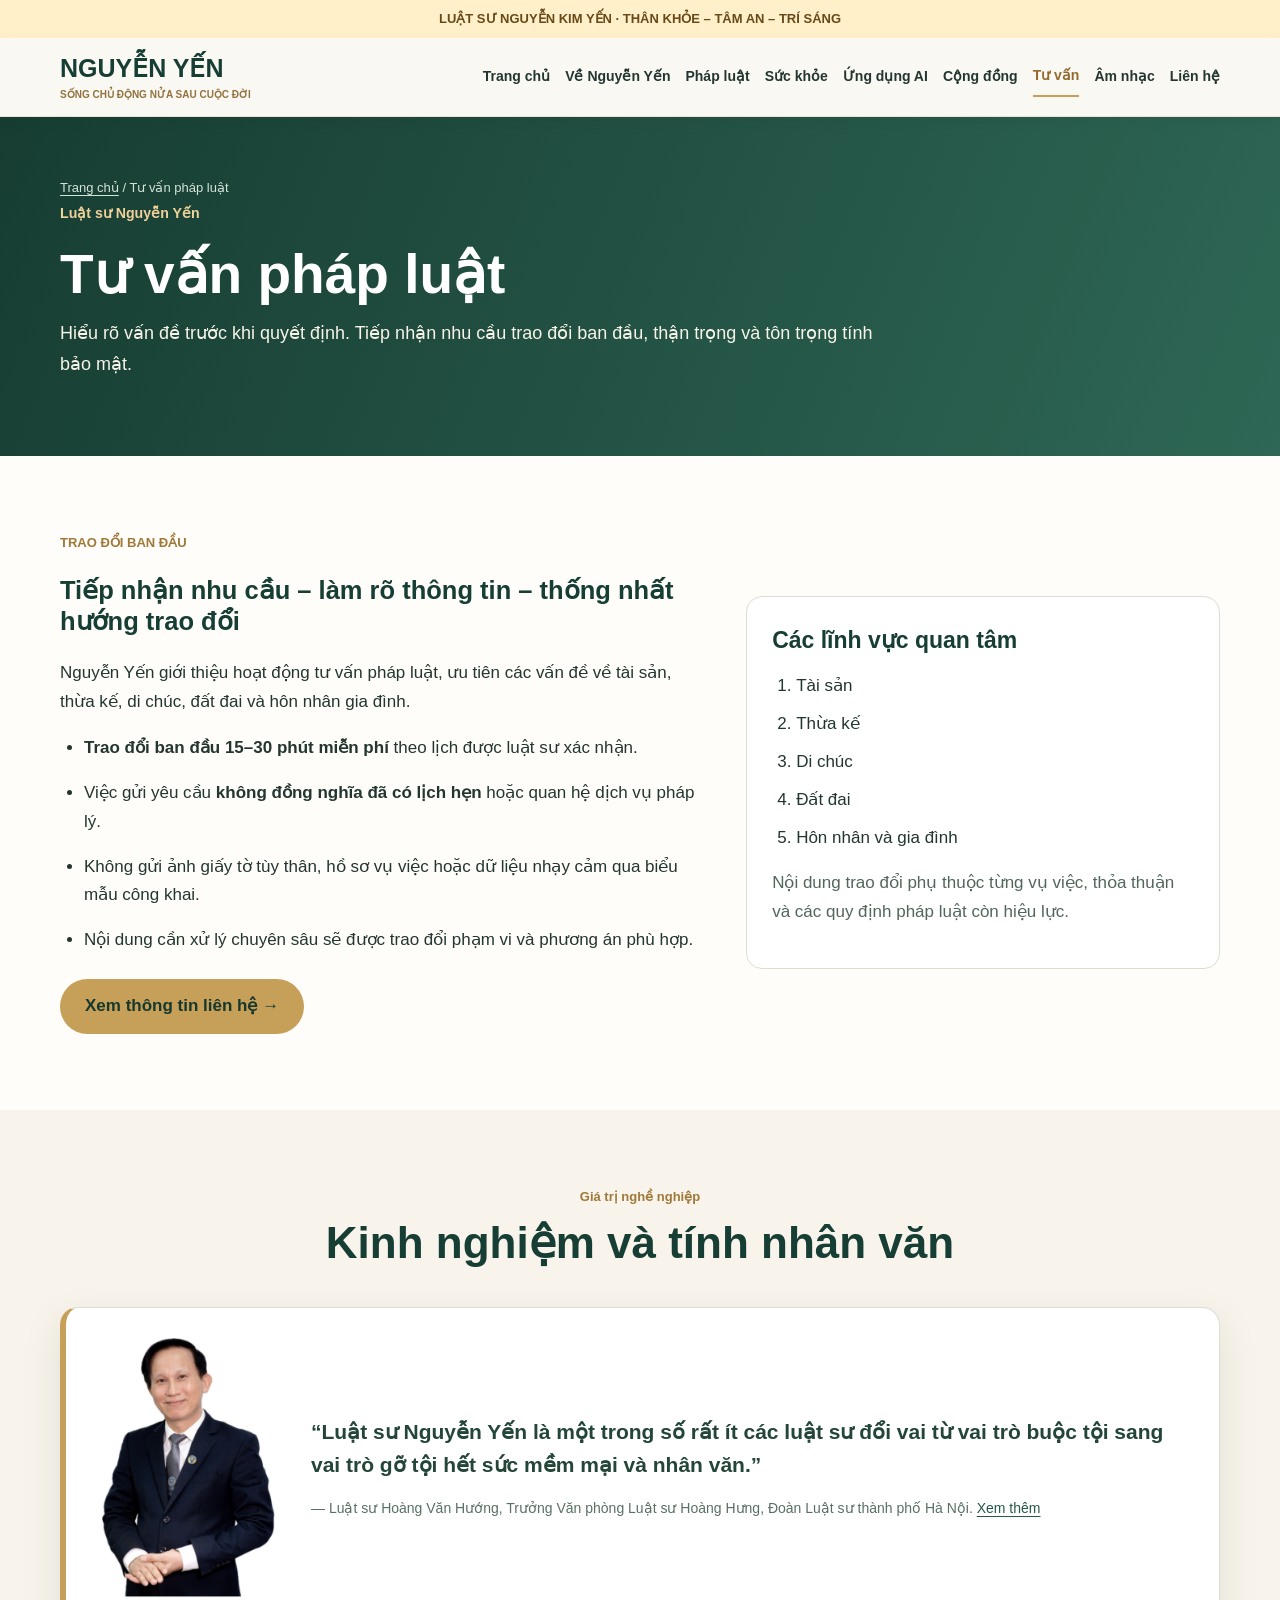
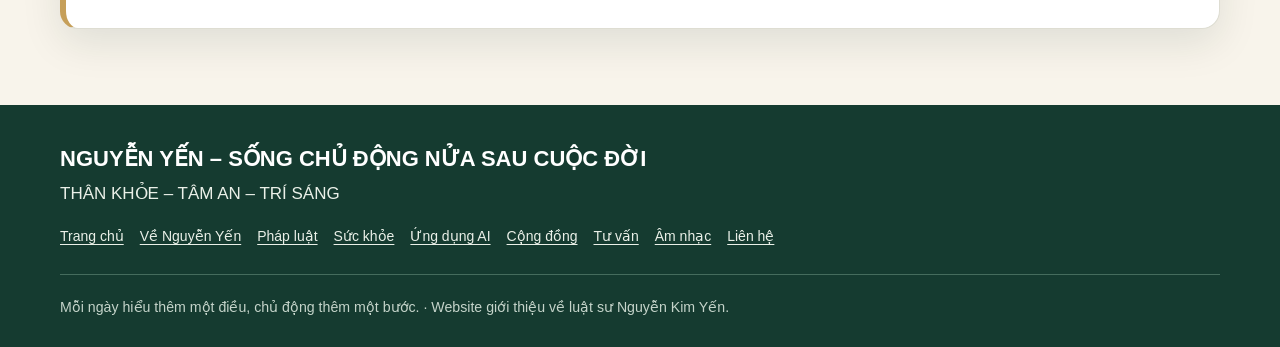
<file: tu-van-phap-luat.html>
<!DOCTYPE html><html lang="vi"><head><meta charset="UTF-8"><link rel="canonical" href="https://info.nguyenkimyen.com/tu-van-phap-luat.html"><link rel="icon" href="favicon.ico" sizes="any"><link rel="icon" type="image/png" sizes="32x32" href="assets/favicon-32.png"><link rel="apple-touch-icon" href="assets/apple-touch-icon.png"><meta property="og:title" content="Tư vấn pháp luật | Luật sư Nguyễn Yến"><meta property="og:description" content="Trao đổi ban đầu 15–30 phút miễn phí theo lịch luật sư xác nhận. Luật sư Nguyễn Yến trao đổi về thừa kế, di chúc, đất đai, hôn nhân và gia đình."><meta property="og:image" content="https://info.nguyenkimyen.com/assets/thumbnail-chatgpt-v7.jpg?v=7"><meta property="og:image:alt" content="Luật sư Nguyễn Yến và thông điệp Hiểu luật – Sống khỏe – Trí sáng"><meta property="og:image:width" content="1200"><meta property="og:image:height" content="630"><meta property="og:url" content="https://info.nguyenkimyen.com/tu-van-phap-luat.html"><meta property="og:type" content="website"><meta name="twitter:card" content="summary_large_image"><meta name="viewport" content="width=device-width,initial-scale=1"><meta name="theme-color" content="#173e34"><meta name="description" content="Trao đổi ban đầu 15–30 phút miễn phí theo lịch luật sư xác nhận. Luật sư Nguyễn Yến trao đổi về thừa kế, di chúc, đất đai, hôn nhân và gia đình."><title>Tư vấn pháp luật | Luật sư Nguyễn Yến</title><link rel="stylesheet" href="style.css"><script defer src="script.js"></script></head><body><div class="notice-top">LUẬT SƯ NGUYỄN KIM YẾN · THÂN KHỎE – TÂM AN – TRÍ SÁNG</div><header class="site-header"><div class="container navinner"><a class="logo" href="index.html" aria-label="Trang chủ Nguyễn Yến"><strong>NGUYỄN YẾN</strong><small>SỐNG CHỦ ĐỘNG NỬA SAU CUỘC ĐỜI</small></a><button type="button" id="menu-toggle" class="menu-toggle" aria-controls="navlinks" aria-expanded="false">☰ Danh mục</button><nav id="navlinks" class="navlinks" aria-label="Danh mục website"><a href="index.html">Trang chủ</a><a href="ve-nguyen-yen.html">Về Nguyễn Yến</a><a href="phap-luat.html">Pháp luật</a><a href="suc-khoe.html">Sức khỏe</a><a href="ung-dung-ai.html">Ứng dụng AI</a><a href="cong-dong.html">Cộng đồng</a><a href="tu-van-phap-luat.html" aria-current="page">Tư vấn</a><a href="am-nhac.html">Âm nhạc</a><a href="lien-he.html">Liên hệ</a></nav></div></header><main id="main"><section class="pagehead"><div class="container"><div class="breadcrumb"><a href="index.html">Trang chủ</a> / Tư vấn pháp luật</div><small>Luật sư Nguyễn Yến</small><h1>Tư vấn pháp luật</h1><p>Hiểu rõ vấn đề trước khi quyết định. Tiếp nhận nhu cầu trao đổi ban đầu, thận trọng và tôn trọng tính bảo mật.</p></div></section><section class="section"><div class="container split split-reverse"><div><span class="mini-label">TRAO ĐỔI BAN ĐẦU</span><h2>Tiếp nhận nhu cầu – làm rõ thông tin – thống nhất hướng trao đổi</h2><p>Nguyễn Yến giới thiệu hoạt động tư vấn pháp luật, ưu tiên các vấn đề về tài sản, thừa kế, di chúc, đất đai và hôn nhân gia đình.</p><ul class="checklist"><li><strong>Trao đổi ban đầu 15–30 phút miễn phí</strong> theo lịch được luật sư xác nhận.</li><li>Việc gửi yêu cầu <strong>không đồng nghĩa đã có lịch hẹn</strong> hoặc quan hệ dịch vụ pháp lý.</li><li>Không gửi ảnh giấy tờ tùy thân, hồ sơ vụ việc hoặc dữ liệu nhạy cảm qua biểu mẫu công khai.</li><li>Nội dung cần xử lý chuyên sâu sẽ được trao đổi phạm vi và phương án phù hợp.</li></ul><a class="btn" href="lien-he.html#bieu-mau">Xem thông tin liên hệ →</a></div><div class="tile"><h3>Các lĩnh vực quan tâm</h3><ol><li>Tài sản</li><li>Thừa kế</li><li>Di chúc</li><li>Đất đai</li><li>Hôn nhân và gia đình</li></ol><p class="muted">Nội dung trao đổi phụ thuộc từng vụ việc, thỏa thuận và các quy định pháp luật còn hiệu lực.</p></div></div></section><section class="section soft"><div class="container"><div class="section-title"><small>Giá trị nghề nghiệp</small><h2>Kinh nghiệm và tính nhân văn</h2></div><div class="quote-card"><img src="assets/hoang-van-huong.jpg" alt="Ảnh luật sư Hoàng Văn Hướng"/><div><blockquote>“Luật sư Nguyễn Yến là một trong số rất ít các luật sư đổi vai từ vai trò buộc tội sang vai trò gỡ tội hết sức mềm mại và nhân văn.”</blockquote><cite>— Luật sư Hoàng Văn Hướng, Trưởng Văn phòng Luật sư Hoàng Hưng, Đoàn Luật sư thành phố Hà Nội. <a href="ve-nguyen-yen.html#loi-nhan-xet">Xem thêm</a></cite></div></div></div></section></main><footer class="footer"><div class="container"><h3>NGUYỄN YẾN – SỐNG CHỦ ĐỘNG NỬA SAU CUỘC ĐỜI</h3><p>THÂN KHỎE – TÂM AN – TRÍ SÁNG</p><nav class="footer-nav" aria-label="Liên kết chân trang"><a href="index.html">Trang chủ</a><a href="ve-nguyen-yen.html">Về Nguyễn Yến</a><a href="phap-luat.html">Pháp luật</a><a href="suc-khoe.html">Sức khỏe</a><a href="ung-dung-ai.html">Ứng dụng AI</a><a href="cong-dong.html">Cộng đồng</a><a href="tu-van-phap-luat.html">Tư vấn</a><a href="am-nhac.html">Âm nhạc</a><a href="lien-he.html">Liên hệ</a></nav><div class="line"></div><small>Mỗi ngày hiểu thêm một điều, chủ động thêm một bước. · Website giới thiệu về luật sư Nguyễn Kim Yến.</small></div></footer></body></html>
</file>
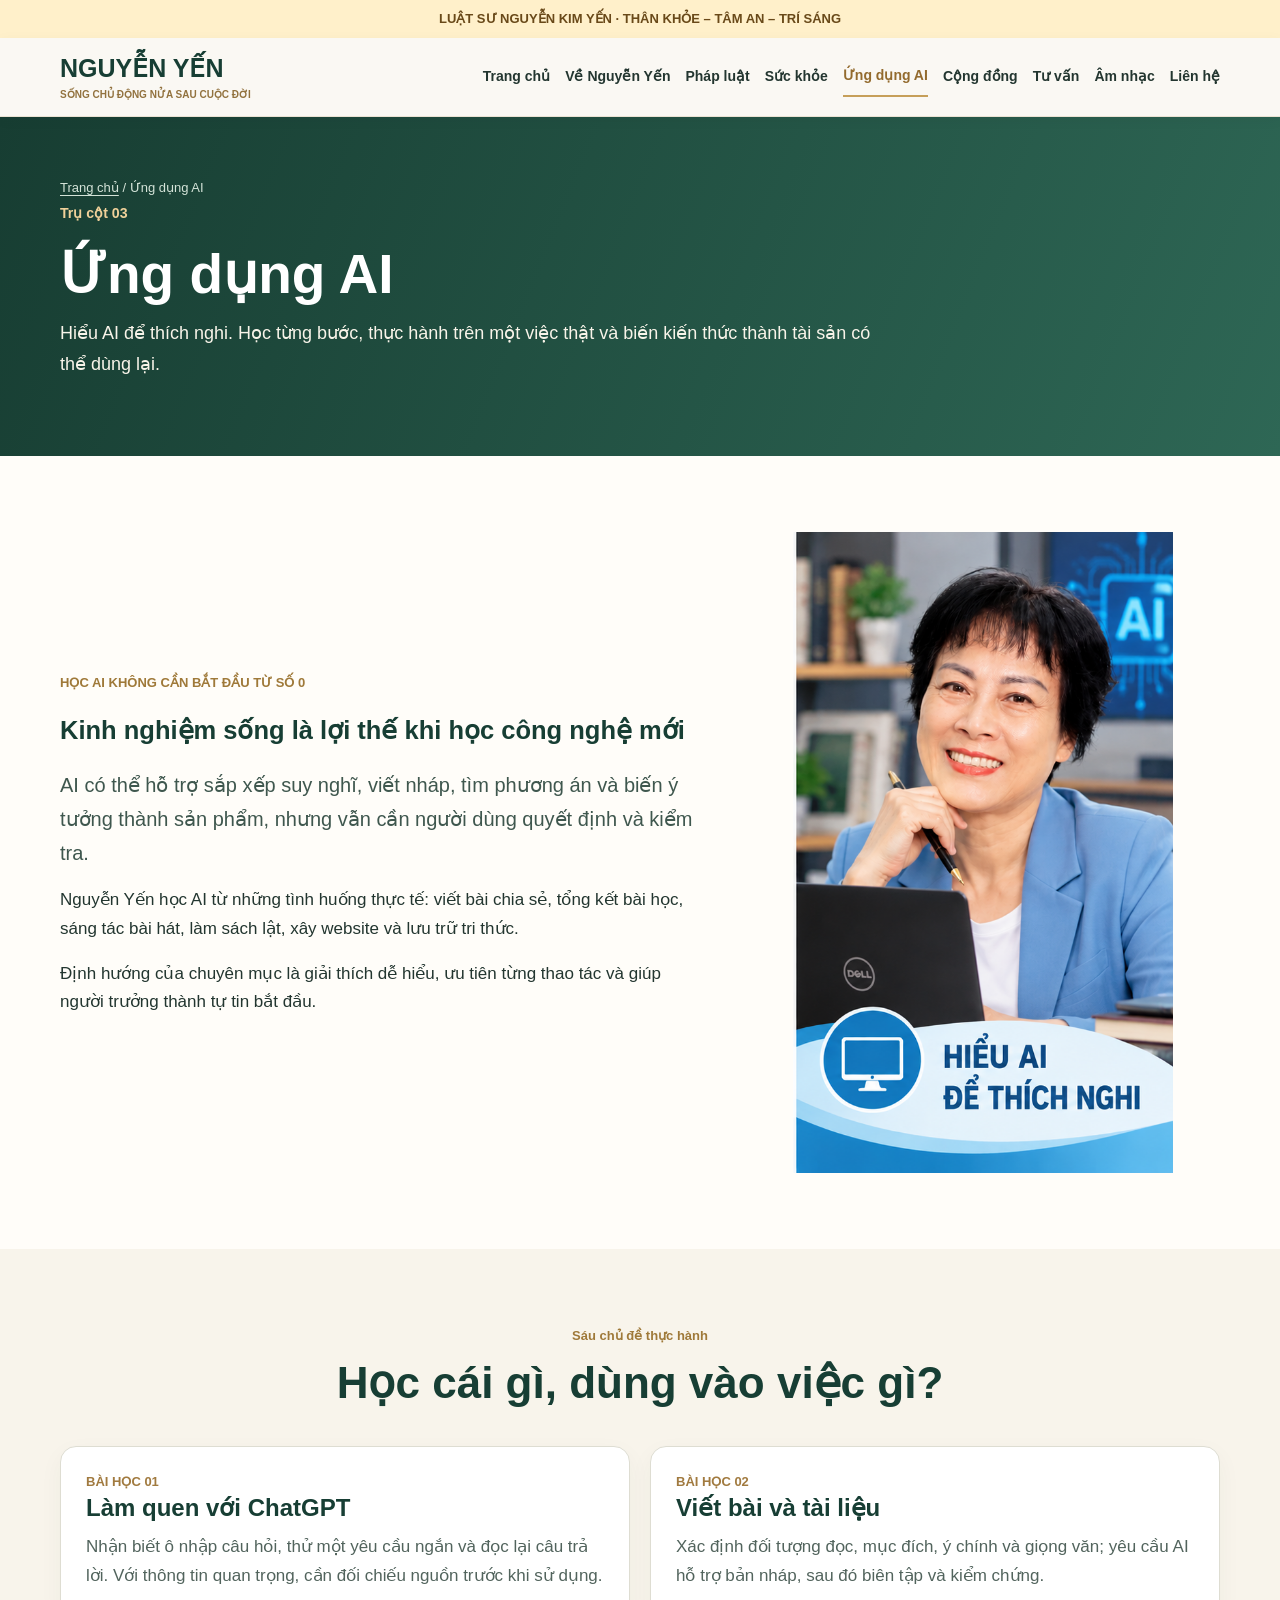
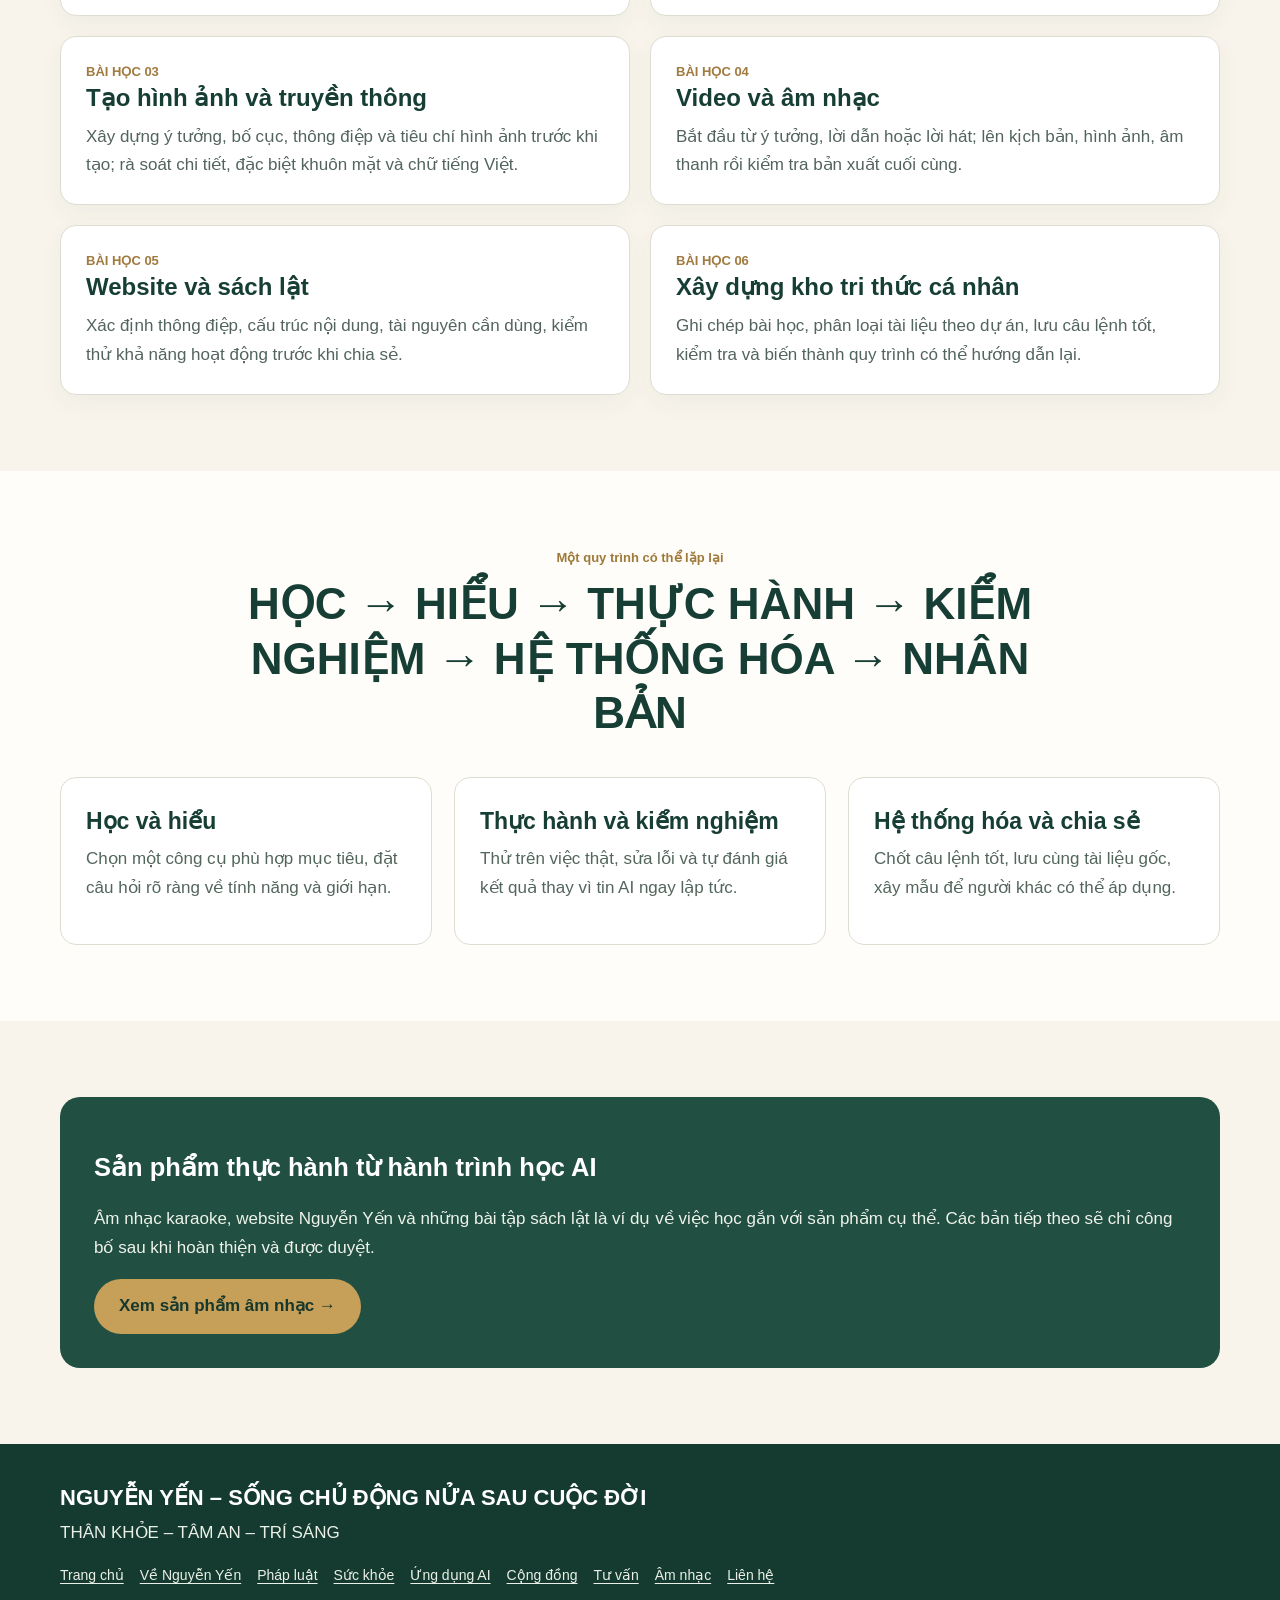
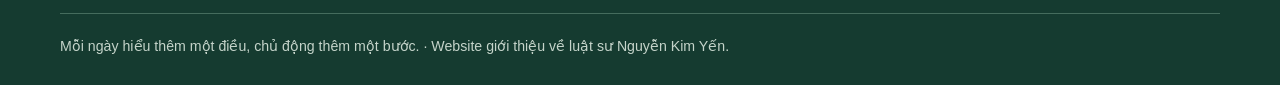
<file: ung-dung-ai.html>
<!DOCTYPE html><html lang="vi"><head><meta charset="UTF-8"><link rel="canonical" href="https://info.nguyenkimyen.com/ung-dung-ai.html"><link rel="icon" href="favicon.ico" sizes="any"><link rel="icon" type="image/png" sizes="32x32" href="assets/favicon-32.png"><link rel="apple-touch-icon" href="assets/apple-touch-icon.png"><meta property="og:title" content="Học AI cho người trưởng thành | Nguyễn Yến"><meta property="og:description" content="Làm quen ChatGPT, viết bài, hình ảnh, video và kho tri thức. Nguyễn Yến hướng dẫn AI từng bước cho người trưởng thành và người lớn tuổi."><meta property="og:image" content="https://info.nguyenkimyen.com/assets/thumbnail-chatgpt-v7.jpg?v=7"><meta property="og:image:alt" content="Luật sư Nguyễn Yến và thông điệp Hiểu luật – Sống khỏe – Trí sáng"><meta property="og:image:width" content="1200"><meta property="og:image:height" content="630"><meta property="og:url" content="https://info.nguyenkimyen.com/ung-dung-ai.html"><meta property="og:type" content="website"><meta name="twitter:card" content="summary_large_image"><meta name="viewport" content="width=device-width,initial-scale=1"><meta name="theme-color" content="#173e34"><meta name="description" content="Làm quen ChatGPT, viết bài, hình ảnh, video và kho tri thức. Nguyễn Yến hướng dẫn AI từng bước cho người trưởng thành và người lớn tuổi."><title>Học AI cho người trưởng thành | Nguyễn Yến</title><link rel="stylesheet" href="style.css"><script defer src="script.js"></script></head><body><div class="notice-top">LUẬT SƯ NGUYỄN KIM YẾN · THÂN KHỎE – TÂM AN – TRÍ SÁNG</div><header class="site-header"><div class="container navinner"><a class="logo" href="index.html" aria-label="Trang chủ Nguyễn Yến"><strong>NGUYỄN YẾN</strong><small>SỐNG CHỦ ĐỘNG NỬA SAU CUỘC ĐỜI</small></a><button type="button" id="menu-toggle" class="menu-toggle" aria-controls="navlinks" aria-expanded="false">☰ Danh mục</button><nav id="navlinks" class="navlinks" aria-label="Danh mục website"><a href="index.html">Trang chủ</a><a href="ve-nguyen-yen.html">Về Nguyễn Yến</a><a href="phap-luat.html">Pháp luật</a><a href="suc-khoe.html">Sức khỏe</a><a href="ung-dung-ai.html" aria-current="page">Ứng dụng AI</a><a href="cong-dong.html">Cộng đồng</a><a href="tu-van-phap-luat.html">Tư vấn</a><a href="am-nhac.html">Âm nhạc</a><a href="lien-he.html">Liên hệ</a></nav></div></header><main id="main"><section class="pagehead"><div class="container"><div class="breadcrumb"><a href="index.html">Trang chủ</a> / Ứng dụng AI</div><small>Trụ cột 03</small><h1>Ứng dụng AI</h1><p>Hiểu AI để thích nghi. Học từng bước, thực hành trên một việc thật và biến kiến thức thành tài sản có thể dùng lại.</p></div></section><section class="section"><div class="container split split-reverse"><div><span class="mini-label">HỌC AI KHÔNG CẦN BẮT ĐẦU TỪ SỐ 0</span><h2>Kinh nghiệm sống là lợi thế khi học công nghệ mới</h2><p class="lead">AI có thể hỗ trợ sắp xếp suy nghĩ, viết nháp, tìm phương án và biến ý tưởng thành sản phẩm, nhưng vẫn cần người dùng quyết định và kiểm tra.</p><p>Nguyễn Yến học AI từ những tình huống thực tế: viết bài chia sẻ, tổng kết bài học, sáng tác bài hát, làm sách lật, xây website và lưu trữ tri thức.</p><p>Định hướng của chuyên mục là giải thích dễ hiểu, ưu tiên từng thao tác và giúp người trưởng thành tự tin bắt đầu.</p></div><img class="image-right" src="assets/ai.png" alt="Nguyễn Yến – Hiểu AI để thích nghi"></div></section><section class="section soft"><div class="container"><div class="section-title"><small>Sáu chủ đề thực hành</small><h2>Học cái gì, dùng vào việc gì?</h2></div><div class="topic-grid"><article class="topic" id="chatgpt"><div class="num">BÀI HỌC 01</div><h3>Làm quen với ChatGPT</h3><p>Nhận biết ô nhập câu hỏi, thử một yêu cầu ngắn và đọc lại câu trả lời. Với thông tin quan trọng, cần đối chiếu nguồn trước khi sử dụng.</p></article><article class="topic" id="viet-bai"><div class="num">BÀI HỌC 02</div><h3>Viết bài và tài liệu</h3><p>Xác định đối tượng đọc, mục đích, ý chính và giọng văn; yêu cầu AI hỗ trợ bản nháp, sau đó biên tập và kiểm chứng.</p></article><article class="topic" id="hinh-anh"><div class="num">BÀI HỌC 03</div><h3>Tạo hình ảnh và truyền thông</h3><p>Xây dựng ý tưởng, bố cục, thông điệp và tiêu chí hình ảnh trước khi tạo; rà soát chi tiết, đặc biệt khuôn mặt và chữ tiếng Việt.</p></article><article class="topic" id="video"><div class="num">BÀI HỌC 04</div><h3>Video và âm nhạc</h3><p>Bắt đầu từ ý tưởng, lời dẫn hoặc lời hát; lên kịch bản, hình ảnh, âm thanh rồi kiểm tra bản xuất cuối cùng.</p></article><article class="topic" id="website"><div class="num">BÀI HỌC 05</div><h3>Website và sách lật</h3><p>Xác định thông điệp, cấu trúc nội dung, tài nguyên cần dùng, kiểm thử khả năng hoạt động trước khi chia sẻ.</p></article><article class="topic" id="kho-tri-thuc"><div class="num">BÀI HỌC 06</div><h3>Xây dựng kho tri thức cá nhân</h3><p>Ghi chép bài học, phân loại tài liệu theo dự án, lưu câu lệnh tốt, kiểm tra và biến thành quy trình có thể hướng dẫn lại.</p></article></div></div></section><section class="section"><div class="container"><div class="section-title"><small>Một quy trình có thể lặp lại</small><h2>HỌC → HIỂU → THỰC HÀNH → KIỂM NGHIỆM → HỆ THỐNG HÓA → NHÂN BẢN</h2></div><div class="grid3"><div class="tile"><h3>Học và hiểu</h3><p>Chọn một công cụ phù hợp mục tiêu, đặt câu hỏi rõ ràng về tính năng và giới hạn.</p></div><div class="tile"><h3>Thực hành và kiểm nghiệm</h3><p>Thử trên việc thật, sửa lỗi và tự đánh giá kết quả thay vì tin AI ngay lập tức.</p></div><div class="tile"><h3>Hệ thống hóa và chia sẻ</h3><p>Chốt câu lệnh tốt, lưu cùng tài liệu gốc, xây mẫu để người khác có thể áp dụng.</p></div></div></div></section><section class="section soft"><div class="container"><div class="band"><h2>Sản phẩm thực hành từ hành trình học AI</h2><p>Âm nhạc karaoke, website Nguyễn Yến và những bài tập sách lật là ví dụ về việc học gắn với sản phẩm cụ thể. Các bản tiếp theo sẽ chỉ công bố sau khi hoàn thiện và được duyệt.</p><a class="btn" href="am-nhac.html">Xem sản phẩm âm nhạc →</a></div></div></section></main><footer class="footer"><div class="container"><h3>NGUYỄN YẾN – SỐNG CHỦ ĐỘNG NỬA SAU CUỘC ĐỜI</h3><p>THÂN KHỎE – TÂM AN – TRÍ SÁNG</p><nav class="footer-nav" aria-label="Liên kết chân trang"><a href="index.html">Trang chủ</a><a href="ve-nguyen-yen.html">Về Nguyễn Yến</a><a href="phap-luat.html">Pháp luật</a><a href="suc-khoe.html">Sức khỏe</a><a href="ung-dung-ai.html">Ứng dụng AI</a><a href="cong-dong.html">Cộng đồng</a><a href="tu-van-phap-luat.html">Tư vấn</a><a href="am-nhac.html">Âm nhạc</a><a href="lien-he.html">Liên hệ</a></nav><div class="line"></div><small>Mỗi ngày hiểu thêm một điều, chủ động thêm một bước. · Website giới thiệu về luật sư Nguyễn Kim Yến.</small></div></footer></body></html>
</file>
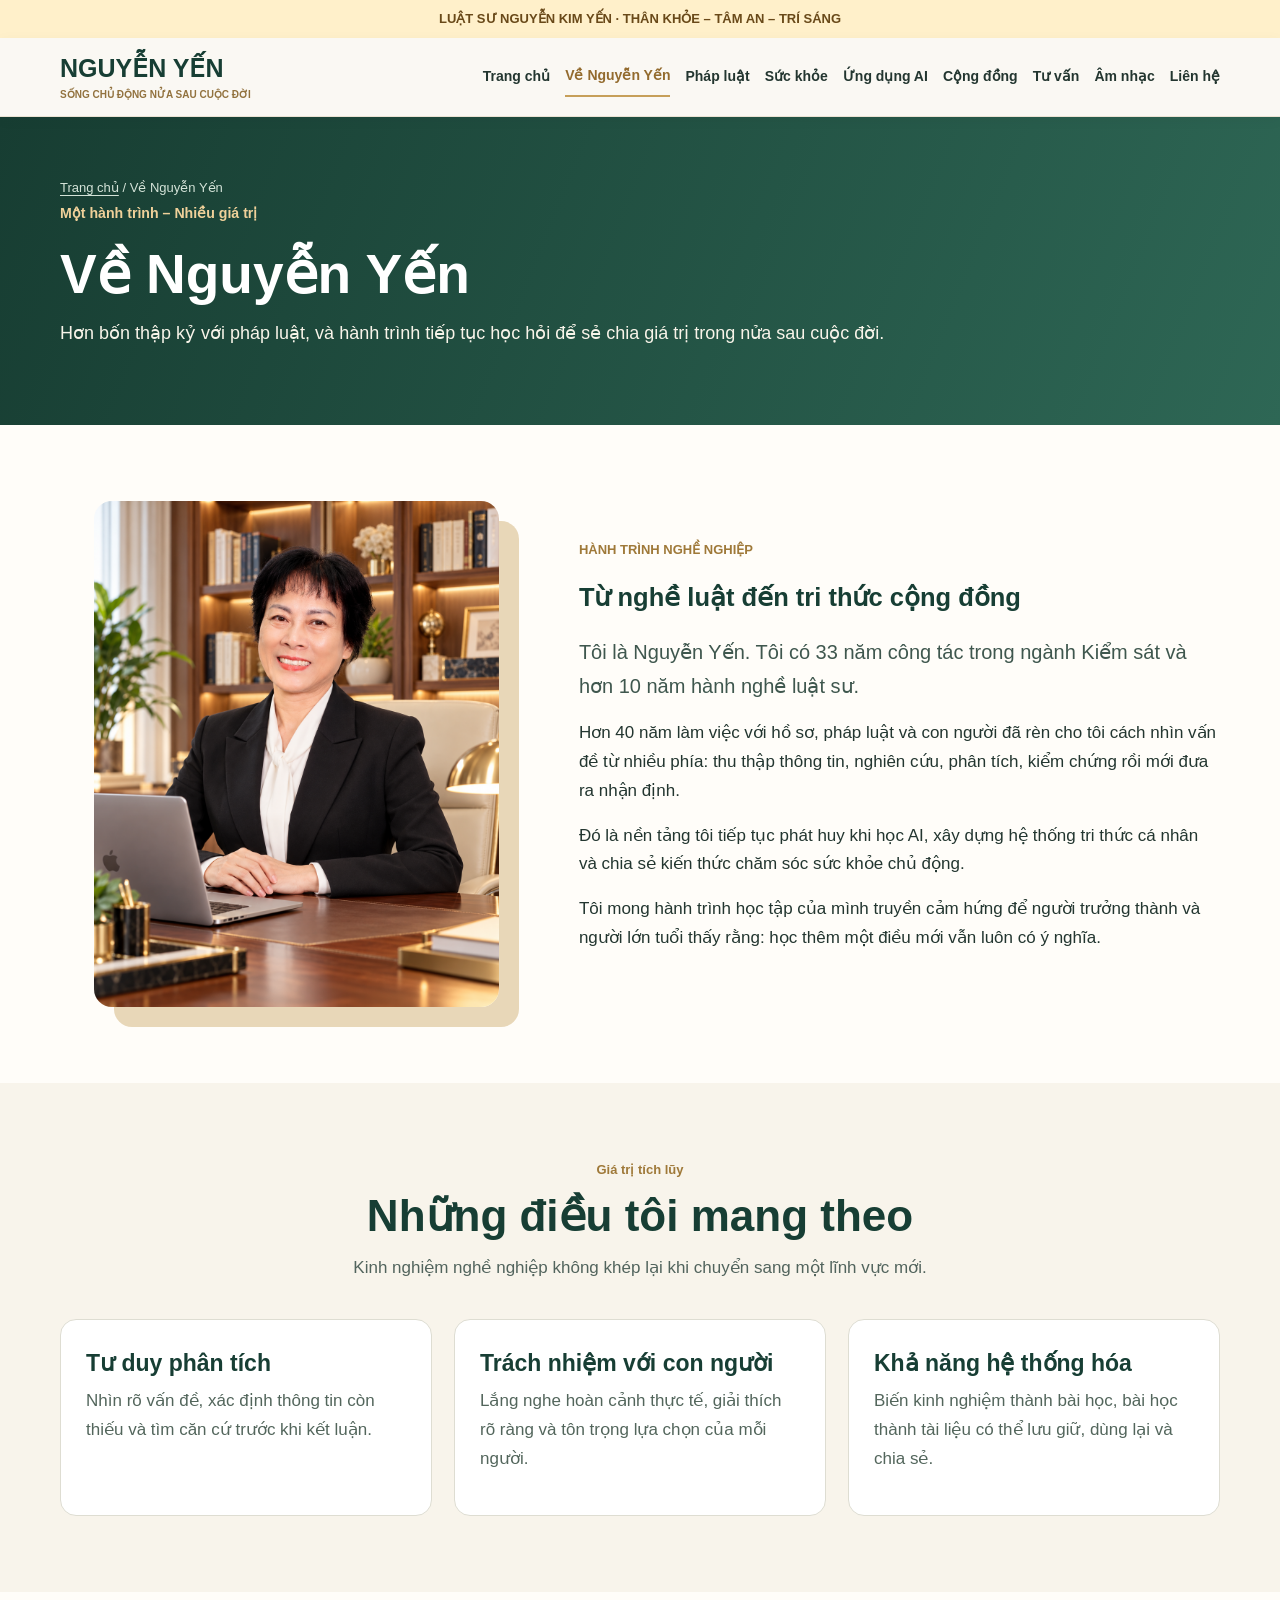
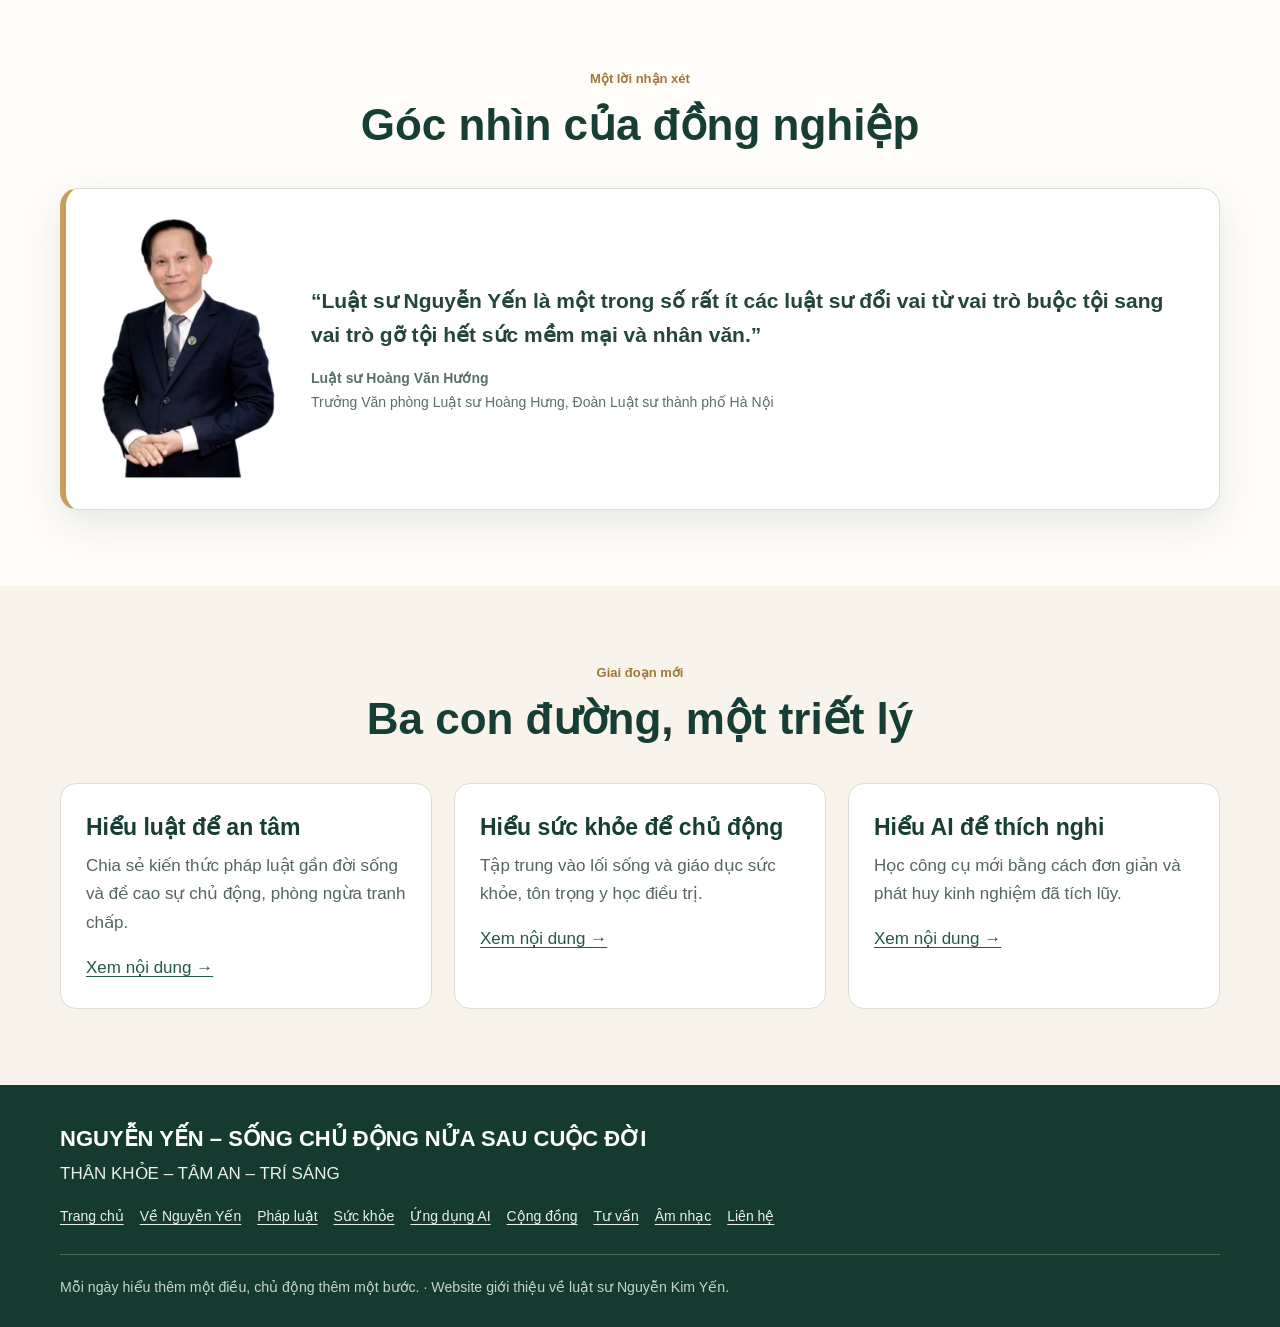
<file: ve-nguyen-yen.html>
<!DOCTYPE html><html lang="vi"><head><meta charset="UTF-8"><link rel="canonical" href="https://info.nguyenkimyen.com/ve-nguyen-yen.html"><link rel="icon" href="favicon.ico" sizes="any"><link rel="icon" type="image/png" sizes="32x32" href="assets/favicon-32.png"><link rel="apple-touch-icon" href="assets/apple-touch-icon.png"><meta property="og:title" content="Về luật sư Nguyễn Yến | 33 năm Kiểm sát, hơn 10 năm luật sư"><meta property="og:description" content="Câu chuyện luật sư Nguyễn Yến: 33 năm Kiểm sát viên, hơn 10 năm hành nghề luật sư, cùng hành trình học AI và chăm sóc sức khỏe chủ động."><meta property="og:image" content="https://info.nguyenkimyen.com/assets/thumbnail-chatgpt-v7.jpg?v=7"><meta property="og:image:alt" content="Luật sư Nguyễn Yến và thông điệp Hiểu luật – Sống khỏe – Trí sáng"><meta property="og:image:width" content="1200"><meta property="og:image:height" content="630"><meta property="og:url" content="https://info.nguyenkimyen.com/ve-nguyen-yen.html"><meta property="og:type" content="website"><meta name="twitter:card" content="summary_large_image"><meta name="viewport" content="width=device-width,initial-scale=1"><meta name="theme-color" content="#173e34"><meta name="description" content="Câu chuyện luật sư Nguyễn Yến: 33 năm Kiểm sát viên, hơn 10 năm hành nghề luật sư, cùng hành trình học AI và chăm sóc sức khỏe chủ động."><title>Về luật sư Nguyễn Yến | 33 năm Kiểm sát, hơn 10 năm luật sư</title><link rel="stylesheet" href="style.css"><script defer src="script.js"></script></head><body><div class="notice-top">LUẬT SƯ NGUYỄN KIM YẾN · THÂN KHỎE – TÂM AN – TRÍ SÁNG</div><header class="site-header"><div class="container navinner"><a class="logo" href="index.html" aria-label="Trang chủ Nguyễn Yến"><strong>NGUYỄN YẾN</strong><small>SỐNG CHỦ ĐỘNG NỬA SAU CUỘC ĐỜI</small></a><button type="button" id="menu-toggle" class="menu-toggle" aria-controls="navlinks" aria-expanded="false">☰ Danh mục</button><nav id="navlinks" class="navlinks" aria-label="Danh mục website"><a href="index.html">Trang chủ</a><a href="ve-nguyen-yen.html" aria-current="page">Về Nguyễn Yến</a><a href="phap-luat.html">Pháp luật</a><a href="suc-khoe.html">Sức khỏe</a><a href="ung-dung-ai.html">Ứng dụng AI</a><a href="cong-dong.html">Cộng đồng</a><a href="tu-van-phap-luat.html">Tư vấn</a><a href="am-nhac.html">Âm nhạc</a><a href="lien-he.html">Liên hệ</a></nav></div></header><main id="main"><section class="pagehead"><div class="container"><div class="breadcrumb"><a href="index.html">Trang chủ</a> / Về Nguyễn Yến</div><small>Một hành trình – Nhiều giá trị</small><h1>Về Nguyễn Yến</h1><p>Hơn bốn thập kỷ với pháp luật, và hành trình tiếp tục học hỏi để sẻ chia giá trị trong nửa sau cuộc đời.</p></div></section><section class="section"><div class="container split"><img class="round-photo" src="assets/nguyen-yen-doanh-nhan.png" alt="Chân dung luật sư Nguyễn Yến"/><div><span class="mini-label">HÀNH TRÌNH NGHỀ NGHIỆP</span><h2>Từ nghề luật đến tri thức cộng đồng</h2><p class="lead">Tôi là Nguyễn Yến. Tôi có 33 năm công tác trong ngành Kiểm sát và hơn 10 năm hành nghề luật sư.</p><p>Hơn 40 năm làm việc với hồ sơ, pháp luật và con người đã rèn cho tôi cách nhìn vấn đề từ nhiều phía: thu thập thông tin, nghiên cứu, phân tích, kiểm chứng rồi mới đưa ra nhận định.</p><p>Đó là nền tảng tôi tiếp tục phát huy khi học AI, xây dựng hệ thống tri thức cá nhân và chia sẻ kiến thức chăm sóc sức khỏe chủ động.</p><p>Tôi mong hành trình học tập của mình truyền cảm hứng để người trưởng thành và người lớn tuổi thấy rằng: học thêm một điều mới vẫn luôn có ý nghĩa.</p></div></div></section><section class="section soft"><div class="container"><div class="section-title"><small>Giá trị tích lũy</small><h2>Những điều tôi mang theo</h2><p>Kinh nghiệm nghề nghiệp không khép lại khi chuyển sang một lĩnh vực mới.</p></div><div class="grid3"><div class="tile"><h3>Tư duy phân tích</h3><p>Nhìn rõ vấn đề, xác định thông tin còn thiếu và tìm căn cứ trước khi kết luận.</p></div><div class="tile"><h3>Trách nhiệm với con người</h3><p>Lắng nghe hoàn cảnh thực tế, giải thích rõ ràng và tôn trọng lựa chọn của mỗi người.</p></div><div class="tile"><h3>Khả năng hệ thống hóa</h3><p>Biến kinh nghiệm thành bài học, bài học thành tài liệu có thể lưu giữ, dùng lại và chia sẻ.</p></div></div></div></section><section class="section" id="loi-nhan-xet"><div class="container"><div class="section-title"><small>Một lời nhận xét</small><h2>Góc nhìn của đồng nghiệp</h2></div><div class="quote-card"><img src="assets/hoang-van-huong.jpg" alt="Ảnh luật sư Hoàng Văn Hướng do Nguyễn Yến cung cấp"/><div><blockquote>“Luật sư Nguyễn Yến là một trong số rất ít các luật sư đổi vai từ vai trò buộc tội sang vai trò gỡ tội hết sức mềm mại và nhân văn.”</blockquote><cite><strong>Luật sư Hoàng Văn Hướng</strong><br>Trưởng Văn phòng Luật sư Hoàng Hưng, Đoàn Luật sư thành phố Hà Nội</cite></div></div></div></section><section class="section soft"><div class="container"><div class="section-title"><small>Giai đoạn mới</small><h2>Ba con đường, một triết lý</h2></div><div class="grid3"><div class="tile"><h3>Hiểu luật để an tâm</h3><p>Chia sẻ kiến thức pháp luật gần đời sống và đề cao sự chủ động, phòng ngừa tranh chấp.</p><a href="phap-luat.html">Xem nội dung →</a></div><div class="tile"><h3>Hiểu sức khỏe để chủ động</h3><p>Tập trung vào lối sống và giáo dục sức khỏe, tôn trọng y học điều trị.</p><a href="suc-khoe.html">Xem nội dung →</a></div><div class="tile"><h3>Hiểu AI để thích nghi</h3><p>Học công cụ mới bằng cách đơn giản và phát huy kinh nghiệm đã tích lũy.</p><a href="ung-dung-ai.html">Xem nội dung →</a></div></div></div></section></main><footer class="footer"><div class="container"><h3>NGUYỄN YẾN – SỐNG CHỦ ĐỘNG NỬA SAU CUỘC ĐỜI</h3><p>THÂN KHỎE – TÂM AN – TRÍ SÁNG</p><nav class="footer-nav" aria-label="Liên kết chân trang"><a href="index.html">Trang chủ</a><a href="ve-nguyen-yen.html">Về Nguyễn Yến</a><a href="phap-luat.html">Pháp luật</a><a href="suc-khoe.html">Sức khỏe</a><a href="ung-dung-ai.html">Ứng dụng AI</a><a href="cong-dong.html">Cộng đồng</a><a href="tu-van-phap-luat.html">Tư vấn</a><a href="am-nhac.html">Âm nhạc</a><a href="lien-he.html">Liên hệ</a></nav><div class="line"></div><small>Mỗi ngày hiểu thêm một điều, chủ động thêm một bước. · Website giới thiệu về luật sư Nguyễn Kim Yến.</small></div></footer></body></html>
</file>
<file: style.css>
:root{--dark:#173e34;--green:#25594b;--green2:#34745d;--gold:#c69f59;--goldlight:#f4e4bf;--cream:#f8f4eb;--white:#fff;--ink:#233630;--muted:#52645d;--border:#deddd2;--shadow:0 14px 40px rgba(13,40,31,.10)}
*{box-sizing:border-box}html{scroll-behavior:smooth;scroll-padding-top:115px}body{font-family:Arial,'Segoe UI',Tahoma,sans-serif;color:var(--ink);margin:0;background:#fffdf9;line-height:1.7;font-size:17px}h1,h2,h3,h4,.logo strong{font-family:Arial,'Segoe UI',Tahoma,sans-serif;letter-spacing:normal;word-spacing:normal;line-height:1.24;text-transform:none;overflow-wrap:normal}h1,h2,h3{color:var(--dark)}a{color:var(--green);text-underline-offset:3px}a:hover{color:#986b24}button,input,textarea,select{font:inherit}button{cursor:pointer}img{max-width:100%;height:auto}p{margin:0 0 16px}ul,ol{padding-left:24px}li{margin-bottom:9px}section[id]{scroll-margin-top:110px}.container{width:min(1160px,calc(100% - 44px));margin:auto}.notice-top{background:#fff0ca;color:#694919;font-weight:700;text-align:center;padding:8px 14px;font-size:13px}.site-header{position:sticky;top:0;background:rgba(250,248,243,.98);border-bottom:1px solid #ebe3d3;z-index:100;box-shadow:0 3px 14px rgba(0,0,0,.04)}.navinner{display:flex;align-items:center;justify-content:space-between;gap:28px;min-height:78px}.logo{display:flex;flex-direction:column;text-decoration:none;min-width:245px;color:var(--dark)!important;line-height:1.2}.logo strong{font-size:25px;font-weight:800}.logo small{color:#92723e;font-size:10px;font-weight:700;letter-spacing:normal;margin-top:5px}.navlinks{display:flex;flex-wrap:wrap;align-items:center;gap:15px}.navlinks a{text-decoration:none;font-weight:650;font-size:14px;color:var(--ink);padding:7px 0}.navlinks a[aria-current=page]{color:#936b2e;border-bottom:2px solid var(--gold)}.menu-toggle{display:none;border:1px solid var(--border);border-radius:10px;background:#fff;padding:7px 13px;color:var(--dark)}.btn{display:inline-flex;align-items:center;justify-content:center;gap:8px;background:var(--gold);color:#17382d!important;border:1px solid transparent;border-radius:99px;padding:12px 24px;font-weight:750;text-decoration:none;min-height:46px;text-align:center}.btn:hover{background:#dfbb7d}.btn-outline{background:transparent;color:var(--dark)!important;border-color:#95b2a3}.btn-outline:hover{background:#ecf6ef}.hero{background:radial-gradient(circle at 70% 50%,#346956 0%,#1b463a 52%,#14392e 100%);color:#fff;overflow:hidden}.hero .container{display:grid;grid-template-columns:1.12fr .88fr;align-items:end;gap:50px;padding-top:58px}.hero-content{padding-bottom:66px}.hero h1{color:#fff;font-weight:800;font-size:clamp(44px,5.5vw,73px);line-height:1.04;margin:12px 0 13px;letter-spacing:normal;word-spacing:normal}.hero h2{color:#f2dcad;font-weight:760;font-size:clamp(25px,3vw,38px);line-height:1.17;margin:0 0 19px}.hero .philosophy{font-weight:800;font-size:clamp(17px,2vw,22px);margin:24px 0 10px;letter-spacing:normal}.hero p{color:#f7f5ee;max-width:630px}.hero .portrait{display:block;width:100%;max-width:412px;max-height:545px;object-fit:cover;object-position:top;border:8px solid #d5b57b;border-radius:215px 215px 0 0;box-shadow:0 20px 60px #0005;margin:0 auto}.eyebrow{color:#e7c58a;font-size:13px;font-weight:800;letter-spacing:.03em}.actions{display:flex;flex-wrap:wrap;gap:12px;margin-top:26px}.actions .btn-outline{color:#fff!important;border-color:#bad1c3}.actions .btn-outline:hover{color:var(--dark)!important}.section{padding:76px 0}.soft{background:var(--cream)}.section-title{text-align:center;margin:0 auto 36px;max-width:850px}.section-title small,.mini-label{display:block;font-size:13px;color:#9f7939;font-weight:800;margin-bottom:8px}.section-title h2{font-size:clamp(30px,3.7vw,44px);margin:0 0 10px}.section-title p{color:var(--muted)}.grid3{display:grid;grid-template-columns:repeat(3,minmax(0,1fr));gap:22px}.grid2{display:grid;grid-template-columns:repeat(2,minmax(0,1fr));gap:24px}.card{background:white;border:1px solid var(--border);border-radius:18px;overflow:hidden;box-shadow:var(--shadow)}.card>img{display:block;width:100%;height:335px;object-fit:cover;object-position:top}.card-body{padding:24px}.card-body h3{font-size:24px;margin:0 0 9px}.card-body p{color:var(--muted)}.text-link{font-weight:750;text-decoration-thickness:1px}.band{background:#214f42;color:white;padding:34px;border-radius:20px}.band h2,.band h3{color:white}.band p{color:#eef3eb}.pagehead{background:linear-gradient(112deg,#173d32,#2e6755);color:#fff;padding:60px 0}.pagehead small{font-weight:800;color:#f0d19a}.pagehead h1{color:#fff;font-size:clamp(35px,4.3vw,57px);margin:12px 0 10px}.pagehead p{font-size:18px;max-width:840px;color:#f8f4e9}.breadcrumb{font-size:13px;color:#d4e3d8}.breadcrumb a{color:inherit}.prose{max-width:930px}.lead{font-size:20px;color:#3f574e}.split{display:grid;grid-template-columns:.85fr 1.15fr;align-items:center;gap:45px}.split-reverse{grid-template-columns:1.15fr .85fr}.round-photo{border-radius:18px;box-shadow:20px 20px 0 #e8d7b8;display:block;width:100%;max-width:405px;margin:auto}.tile{background:#fff;border:1px solid var(--border);border-radius:16px;padding:25px}.tile h3{margin:4px 0 10px;font-size:23px}.tile p{color:#53665c}.topic-grid{display:grid;grid-template-columns:repeat(2,minmax(0,1fr));gap:20px}.topic{padding:24px 25px;border:1px solid var(--border);background:#fff;border-radius:16px;box-shadow:0 8px 24px #183c320b}.topic h3{margin:0 0 10px;font-size:24px}.topic p{color:var(--muted)}.topic p:last-child{margin-bottom:0}.num{color:#a17a3f;font-size:13px;font-weight:800}.quote-card{display:grid;grid-template-columns:185px 1fr;gap:30px;align-items:center;background:#fff;border:1px solid var(--border);border-left:6px solid var(--gold);border-radius:18px;padding:30px;box-shadow:var(--shadow)}.quote-card img{border-radius:12px;max-height:260px;object-fit:contain;margin:auto}.quote-card blockquote{margin:0;font-size:21px;font-weight:650;line-height:1.58;color:#244638}.quote-card cite{font-style:normal;display:block;font-size:14px;color:#597064;margin-top:16px}.checklist li{padding-bottom:7px}.callout{background:#f8eed8;border-left:4px solid var(--gold);padding:17px 20px;border-radius:0 12px 12px 0;margin:26px 0;color:#543e21}.music-grid{display:grid;grid-template-columns:repeat(3,minmax(0,1fr));gap:24px}.music-card{background:#fff;border:1px solid var(--border);border-radius:18px;overflow:hidden;box-shadow:var(--shadow)}.music-card video{display:block;width:100%;aspect-ratio:16/9;background:#162e25;object-fit:contain}.music-card .card-body{padding:23px}.music-card h3{font-size:22px;margin:0 0 7px}.music-card .meta{font-size:13px;font-weight:700;color:#a07e44;margin:0 0 9px}.music-card p{font-size:15px}.formgrid{display:grid;grid-template-columns:repeat(3,1fr);gap:17px}.demo-form{background:#fff;padding:24px;border:1px solid var(--border);border-radius:16px}.demo-form h3{font-size:22px;margin:0 0 12px}.demo-form label.field{display:block;font-weight:700;font-size:14px;margin:13px 0 4px}.demo-form input:not([type=checkbox]),.demo-form select,.demo-form textarea{width:100%;background:#fff;padding:9px 11px;border:1px solid #abbdb0;border-radius:8px;min-height:42px}.demo-form textarea{min-height:76px;resize:vertical}.consent{display:flex;align-items:flex-start;gap:7px;margin:15px 0;font-size:13px;line-height:1.5}.consent input{margin-top:4px}.demo-form .btn{border:none;width:100%;font-size:14px}.small-note{font-size:13px;color:#6e5831;background:#fff2d7;border-radius:8px;padding:11px;margin:13px 0 0}.contact-grid{display:grid;grid-template-columns:repeat(2,1fr);gap:25px}.qr{display:block;width:225px;max-width:100%;border-radius:12px;margin:12px 0}.footer{background:#153b30;color:#eaf0e8;padding:40px 0 25px}.footer h3{color:#fff;font-size:22px;margin:0 0 8px}.footer small{color:#c5d4ca}.footer-nav{display:flex;flex-wrap:wrap;gap:16px;margin-bottom:15px}.footer-nav a{color:#eaf0e8;font-size:14px}.line{height:1px;background:#456c5d;margin:25px 0 18px}.muted{color:var(--muted)}.image-right{max-width:380px;width:100%;display:block;margin:auto;object-fit:contain}.step-list{counter-reset:s;list-style:none;padding:0;display:grid;grid-template-columns:repeat(3,1fr);gap:18px}.step-list li{position:relative;background:white;border:1px solid var(--border);border-radius:14px;padding:24px 20px}.step-list li strong{display:block;margin-bottom:8px;color:var(--dark)}.pill{display:inline-block;border:1px solid #ddc9a2;background:#fbf2df;color:#835e29;border-radius:100px;padding:4px 11px;font-size:12px;font-weight:750}.thumb-pair{display:flex;align-items:center;gap:20px}.thumb-pair img{width:90px;aspect-ratio:1/1;object-fit:cover;border-radius:12px}.toc-links{display:flex;flex-wrap:wrap;gap:10px;margin:26px 0}.toc-links a{border:1px solid #afc6b9;border-radius:99px;padding:8px 13px;text-decoration:none;font-size:14px;font-weight:700}.divider{border:0;border-top:1px solid var(--border);margin:42px 0}.error-note{border:1px solid #dfc7a0;border-radius:12px;padding:12px;background:#fff5e5;color:#664e27}.visually-hidden{position:absolute;clip:rect(0 0 0 0);width:1px;height:1px;overflow:hidden}a:focus-visible,button:focus-visible,input:focus-visible,select:focus-visible,textarea:focus-visible{outline:3px solid #b88129;outline-offset:3px}
@media(max-width:1140px){.navlinks{gap:9px}.navlinks a{font-size:13px}.logo{min-width:205px}.logo strong{font-size:22px}}
@media(max-width:960px){.menu-toggle{display:block}.navlinks{display:none;position:absolute;left:0;right:0;top:100%;background:var(--cream);padding:18px 24px;flex-direction:column;align-items:stretch;box-shadow:0 8px 12px #0002}.navlinks.open{display:flex}.navlinks a{font-size:16px;padding:8px}.hero .container{gap:18px}.grid3,.music-grid,.formgrid{grid-template-columns:repeat(2,1fr)}.formgrid .demo-form:last-child{grid-column:1/-1}}
@media(max-width:670px){body{font-size:16px}.container{width:min(100% - 32px,1160px)}.section{padding:52px 0}.pagehead{padding:45px 0}.hero .container{grid-template-columns:1fr;gap:0;padding-top:39px}.hero-content{padding-bottom:30px}.hero .portrait{max-height:350px;max-width:270px}.hero h1{font-size:45px}.hero h2{font-size:27px}.grid3,.grid2,.topic-grid,.music-grid,.formgrid,.contact-grid,.step-list,.split,.split-reverse{grid-template-columns:1fr}.formgrid .demo-form:last-child{grid-column:auto}.card>img{height:300px}.quote-card{grid-template-columns:1fr;gap:18px;padding:24px}.quote-card img{max-height:210px}.music-card video{aspect-ratio:16/9}.section-title h2{font-size:31px}.split{gap:26px}.image-right{max-width:260px}.footer-nav{gap:10px}}
@media(prefers-reduced-motion:reduce){html{scroll-behavior:auto}}
</file>
